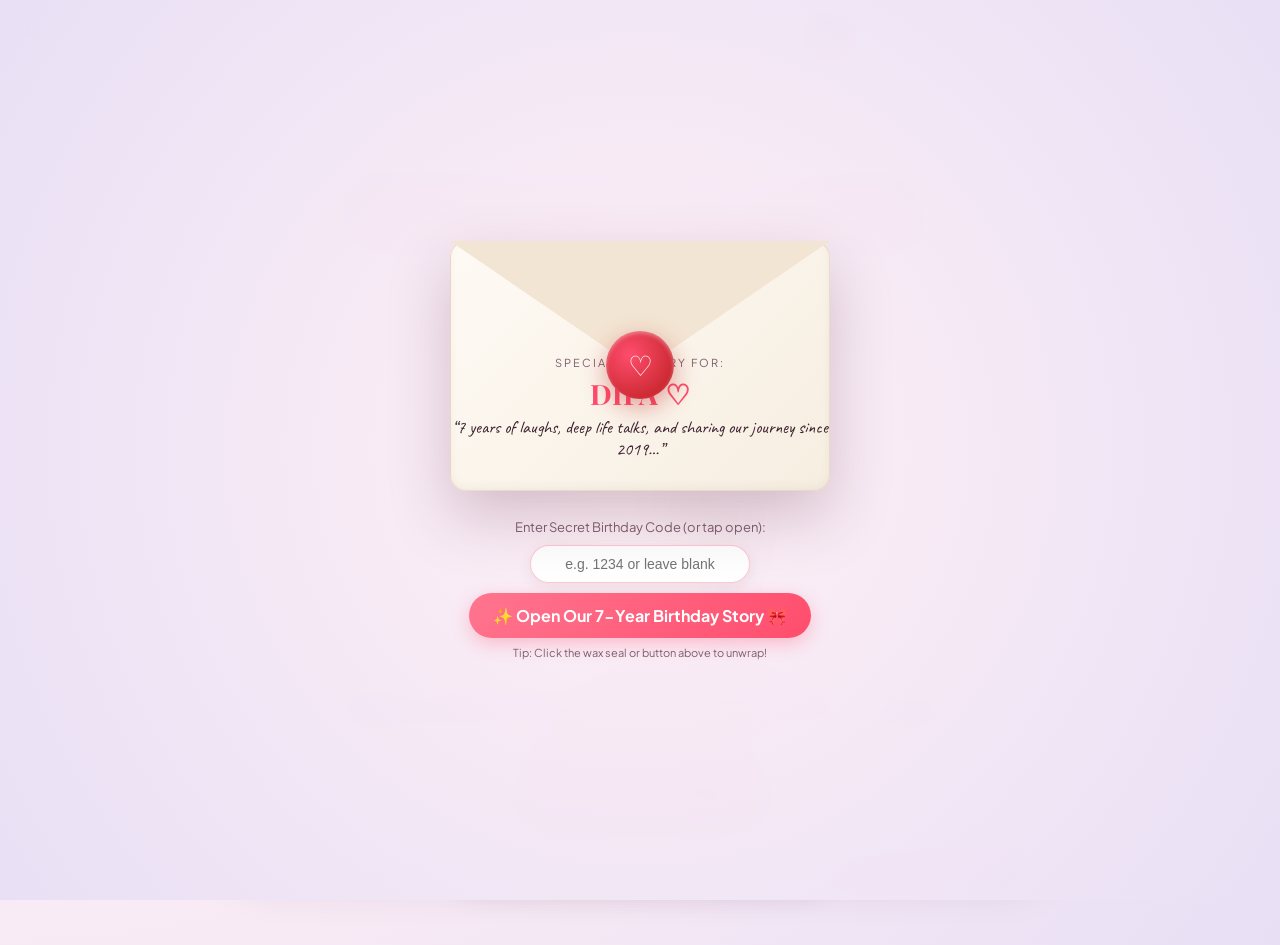
<file: index.html>
<!DOCTYPE html>
<html lang="en">

<head>
  <meta charset="UTF-8">
  <meta name="viewport" content="width=device-width, initial-scale=1.0">
  <title>Happy Birthday, Bestie! ♡ | Your Special Birthday Scrapbook</title>
  <meta name="description"
    content="A cute, aesthetic, interactive birthday scrapbook website made with love for your best friend. Features polaroids, memories, blowable cake candles, and heartfelt letters.">
  <link rel="preconnect" href="https://fonts.googleapis.com">
  <link rel="preconnect" href="https://fonts.gstatic.com" crossorigin>
  <link
    href="https://fonts.googleapis.com/css2?family=Caveat:wght@600;700&family=Playfair+Display:ital,wght@0,600;0,800;1,600&family=Plus+Jakarta+Sans:wght@400;500;600;700&family=Gaegu:wght@700&family=Courier+Prime:wght@400;700&display=swap"
    rel="stylesheet">
  <link rel="stylesheet" href="style.css">
</head>

<body>

  <!-- Ambient Floating Background Particles (Hearts, Sparkles, Stars) -->
  <div class="ambient-particles" id="ambientParticles" aria-hidden="true"></div>

  <!-- Fullscreen Confetti Canvas -->
  <canvas id="confettiCanvas"></canvas>

  <!-- ================= TOP CONTROLS BAR ================= -->
  <nav class="top-bar">
    <div class="top-bar-left">
      <span class="brand-chip">🎀 Birthday Edition • 2026</span>
    </div>

    <div class="top-bar-right">
      <!-- Music Player Widget -->
      <div class="music-pill" id="btnToggleMusic" title="Play / Pause dreamy background music">
        <div class="vinyl-disk" id="vinylDisk">
          <div class="vinyl-center"></div>
        </div>
        <div class="music-info">
          <span class="music-title">Sweet Birthday Chimes</span>
          <span class="music-status" id="musicStatusText">Tap to Play</span>
        </div>
        <button class="music-btn" id="musicPlayBtn" aria-label="Toggle Audio">▶</button>
      </div>

      <!-- Personalize / Edit Button -->
      <button class="icon-btn" id="btnOpenEdit" title="Customize name, message & photos">
        ✏️ <span class="btn-text">Personalize</span>
      </button>

      <!-- Fullscreen / Share Button -->
      <button class="icon-btn" id="btnShare" title="Copy shareable link">
        🔗 <span class="btn-text">Share</span>
      </button>
    </div>
  </nav>

  <!-- ================= UNWRAPPING ENVELOPE / PASSCODE MODAL ================= -->
  <div class="envelope-overlay" id="envelopeOverlay">
    <div class="envelope-modal">
      <div class="envelope-container" id="envelopeContainer">
        <!-- Envelope Flap -->
        <div class="envelope-flap" id="envelopeFlap"></div>
        <!-- Wax Seal -->
        <div class="wax-seal" id="waxSeal" title="Click to open your birthday surprise">
          <span class="wax-seal-icon">♡</span>
        </div>
        <!-- Envelope Body -->
        <div class="envelope-body">
          <div class="envelope-to-label">
            <span class="to-text">Special Delivery for:</span>
            <h2 class="recipient-display-name" id="envelopeName">MY BEST FRIEND OF 7 YEARS ♡</h2>
            <p class="tagline">“7 years of laughs, deep life talks, and sharing our journey since 2019…”</p>
          </div>
        </div>
      </div>

      <div class="envelope-instructions">
        <div class="passcode-box">
          <label for="inputPasscode" class="passcode-label">Enter Secret Birthday Code (or tap open):</label>
          <div class="passcode-input-wrap">
            <input type="password" id="inputPasscode" class="passcode-input" placeholder="e.g. 1234 or leave blank"
              maxlength="8">
            <button class="btn btn-primary btn-open" id="btnOpenEnvelope">
              ✨ Open Our 7-Year Birthday Story 🎀
            </button>
          </div>
          <p class="passcode-hint">Tip: Click the wax seal or button above to unwrap!</p>
        </div>
      </div>
    </div>
  </div>

  <!-- ================= MAIN DIGITAL SCRAPBOOK FLIPBOOK ================= -->
  <main class="scrapbook-viewport">

    <div class="scrapbook-book" id="scrapbookBook">

      <!-- ================= PAGE 1: MAGAZINE COVER ================= -->
      <section class="scrapbook-page page-1 active" data-page="1">
        <div class="page-paper cover-paper">

          <!-- Magazine Top Bar -->
          <div class="cover-header">
            <div class="cover-issue">ISSUE NO. 07 • 7-YEAR BEST FRIEND EDITION (SINCE 2019)</div>
            <div class="cover-price">PRICELESS BOND ♡</div>
          </div>

          <!-- Magazine Masthead -->
          <h1 class="cover-masthead">BIRTHDAY GIRL</h1>
          <p class="cover-submasthead">7 YEARS OF UNCONDITIONAL FRIENDSHIP, LAUGHTER & LIFE LESSONS</p>

          <div class="cover-hero-wrap">
            <!-- Decorative Washi Tape -->
            <div class="washi-tape tape-top-left"></div>
            <div class="washi-tape tape-top-right"></div>

            <!-- Hero Photo: Replaced glowing light photo with new B&W hair-flip photo -->
            <div class="cover-photo-frame">
              <img src="assets/friend_cover_bw.jpg" alt="Birthday Girl Cover" class="cover-photo" id="imgCoverHero">
              <div class="photo-glow-halo"></div>
            </div>

            <!-- Floating Magazine Badges & Cutouts -->
            <div class="cover-badge badge-1">
              <span>✨ 7 YEARS OF FRIENDSHIP</span>
            </div>
            <div class="cover-badge badge-2">
              <span>👑 PARTNER IN CRIME & BESTIE</span>
            </div>
            <div class="cover-badge badge-3">
              <span>🔒 KEEPER OF MY SECRETS & HABITS</span>
            </div>
          </div>

          <!-- Bottom Cover Headlines -->
          <div class="cover-footer">
            <div class="cover-headline-main">
              <span class="cover-star">★</span>
              <span>SPECIAL FEATURE: 7 years of celebrating every success, overcoming struggles & endless laughter since 2019!</span>
              <span class="cover-star">★</span>
            </div>
            <button class="btn btn-primary btn-turn-cover" id="btnStartScrapbook">
              Open Scrapbook ➔
            </button>
          </div>

        </div>
      </section>

      <!-- ================= PAGE 2: POLAROID MEMORY SPREAD ================= -->
      <section class="scrapbook-page page-2" data-page="2">
        <div class="page-paper polaroid-paper">

          <div class="scrapbook-ribbon-title">
            <span class="ribbon-text">7 YEARS OF UNFILTERED US (SINCE 2019) ♡</span>
          </div>

          <p class="section-subtitle">“My success, my struggles, my crazy habits… you’ve always stood by me.”</p>

          <div class="polaroid-grid polaroid-grid-3">

            <!-- Polaroid 1: Lake Day -->
            <div class="polaroid-card polaroid-tilt-left" id="cardLake">
              <div class="washi-tape tape-center"></div>
              <div class="polaroid-img-wrap">
                <img src="assets/friend_lake.jpg" alt="Sunny Day Outdoors" class="polaroid-img" id="imgLake">
              </div>
              <div class="polaroid-caption">sunny days & that infectious smile 🌊 ♡</div>
              <div class="stamp-chip stamp-chip-blue">SINCE 2019</div>
            </div>

            <!-- Polaroid 2: B&W Laughing Candid -->
            <div class="polaroid-card" id="cardBw">
              <div class="paper-clip clip-top-right"></div>
              <div class="polaroid-img-wrap">
                <img src="assets/friend_bw_smile.jpg" alt="That radiant laugh" class="polaroid-img" id="imgBwSmile">
              </div>
              <div class="polaroid-caption">the laugh that brightens up my whole week ✨</div>
              <div class="stamp-chip stamp-chip-pink">PURE JOY</div>
            </div>

            <!-- Polaroid 3: Brown Dress on Grass -->
            <div class="polaroid-card polaroid-tilt-right" id="cardBrownDress">
              <div class="washi-tape tape-top-right-slanted"></div>
              <div class="polaroid-img-wrap">
                <img src="assets/friend_brown_dress.jpg" alt="Radiant smile in brown dress" class="polaroid-img"
                  id="imgBrownDress">
              </div>
              <div class="polaroid-caption">my safe place & lifelong confidante 🌿 ♡</div>
              <div class="stamp-chip stamp-chip-blue">BESTIE</div>
            </div>

          </div>

          <!-- Cute Doodled Scrapbook Elements -->
          <div class="doodle-row">
            <div class="torn-note-scrap">
              <p>📌 <em>Note to self:</em> Back in 2019, life blessed me with a true best friend. The first person I call
                with good news, the one who listens to all my rants, and the truest friend anyone could ask for!</p>
            </div>
            <div class="sticker-flower">🌸</div>
            <div class="sticker-sparkle">✨</div>
          </div>

        </div>
      </section>

      <!-- ================= PAGE 3: THE ERA OF YOU (STYLE & TIMELESS GRACE) ================= -->
      <section class="scrapbook-page page-3" data-page="3">
        <div class="page-paper style-grace-paper">

          <div class="scrapbook-ribbon-title ribbon-purple">
            <span class="ribbon-text">THE ERA OF YOU • GORGEOUS, RADIANT & KIND 🎀</span>
          </div>

          <p class="section-subtitle">“Thriving, glowing, and being an absolute inspiration every single year! ✨”</p>

          <div class="editorial-spread">

            <!-- Editorial Card 1: Classical Pillars & Trench Coat -->
            <div class="editorial-card polaroid-tilt-left" id="cardTrenchCoat">
              <div class="washi-tape tape-top-left-slanted"></div>
              <div class="editorial-img-wrap">
                <img src="assets/friend_trench_coat.jpg" alt="Effortlessly chic by pillars" class="editorial-img"
                  id="imgTrenchCoat">
              </div>
              <div class="editorial-caption">effortlessly chic, timelessly stunning 🏛️ ✨</div>
              <div class="stamp-chip stamp-chip-pink">ICONIC</div>
            </div>

            <!-- Editorial Card 2: Brick Stairs & Flowers -->
            <div class="editorial-card polaroid-tilt-right" id="cardBrickStairs">
              <div class="washi-tape tape-top-right-slanted"></div>
              <div class="editorial-img-wrap">
                <img src="assets/friend_brick_stairs.jpg" alt="Grace and blooming joy" class="editorial-img"
                  id="imgBrickStairs">
              </div>
              <div class="editorial-caption">poise, grace & blooming happiness 🌸 👠</div>
              <div class="stamp-chip stamp-chip-blue">ELEGANCE</div>
            </div>

          </div>

          <!-- Elegant Editorial Scrapbook Quotes & Stickers -->
          <div class="editorial-quote-row">
            <div class="editorial-quote-card">
              <p class="quote-text">“True beauty is when someone has a golden heart to match their radiant smile.”</p>
              <p class="quote-author">— your proud best friend of 7 years ♡</p>
            </div>
            <div class="editorial-mini-badge">
              <span>💎 7 YEARS OF GENUINE FRIENDSHIP</span>
            </div>
          </div>

        </div>
      </section>

      <!-- ================= PAGE 4: THE RANSOM-NOTE BIRTHDAY COLLAGE (EXACT REEL MATCH) ================= -->
      <section class="scrapbook-page page-4" data-page="4">
        <div class="page-paper striped-pink-paper">

          <!-- Scrapbook Header Cutout Typography -->
          <div class="ransom-container" aria-label="HAPPY BIRTHDAY">
            <div class="ransom-word">
              <span class="ransom-letter l-h">H</span>
              <span class="ransom-letter l-a">A</span>
              <span class="ransom-letter l-p1">P</span>
              <span class="ransom-letter l-p2">P</span>
              <span class="ransom-letter l-y">Y</span>
            </div>
            <div class="ransom-word">
              <span class="ransom-letter l-b">B</span>
              <span class="ransom-letter l-i">I</span>
              <span class="ransom-letter l-r">R</span>
              <span class="ransom-letter l-t">T</span>
              <span class="ransom-letter l-h2">H</span>
              <span class="ransom-letter l-d">D</span>
              <span class="ransom-letter l-a2">A</span>
              <span class="ransom-letter l-y2">Y</span>
            </div>
          </div>

          <!-- Collage Canvas Area -->
          <div class="scrapbook-collage-area">

            <!-- Strawberry Sticker -->
            <div class="scrapbook-sticker sticker-strawberry" title="Sweet like a strawberry">
              🍓
            </div>

            <!-- Retro Camera Sticker -->
            <div class="scrapbook-sticker sticker-camera" title="Capturing sweet moments">
              📷
            </div>

            <!-- Glitter Star Sticker -->
            <div class="scrapbook-sticker sticker-star" title="You're a star">
              ⭐
            </div>

            <!-- Dimensional Red Heart -->
            <div class="scrapbook-sticker sticker-red-heart">
              ❤️
            </div>

            <!-- Doodle Ribbon Bow -->
            <div class="scrapbook-sticker sticker-bow">
              🎀
            </div>

            <!-- Cute Scrapbook Torn Quotes (from reel!) -->
            <div class="quote-scrap quote-1">
              <span>“7 years of memories and a lifetime of friendship to go! ♡”</span>
            </div>

            <div class="quote-scrap quote-2">
              <span>“Sharing every success, every lesson, and all our crazy stories.” ✨</span>
            </div>

            <div class="quote-scrap quote-3">
              <span>“Having a best friend like you is life’s sweetest blessing.” 🧸</span>
            </div>

            <!-- Polaroid Photo 1: Saree Portrait -->
            <div class="collage-polaroid polaroid-saree">
              <div class="washi-tape tape-top-right-slanted"></div>
              <div class="collage-polaroid-inner">
                <img src="assets/friend_saree.jpg" alt="Graceful portrait" id="imgCollageSaree">
              </div>
              <div class="collage-caption">that timeless grace & warmth 🌸</div>
            </div>

            <!-- Polaroid Photo 2: Sunset Open Arms -->
            <div class="collage-polaroid polaroid-sunset">
              <div class="washi-tape tape-top-left-slanted"></div>
              <div class="collage-polaroid-inner">
                <img src="assets/friend_sunset.jpg" alt="Sunset in water" id="imgCollageSunset">
              </div>
              <div class="collage-caption">golden hours & 7 years of memories 🌅</div>
            </div>

          </div>

        </div>
      </section>

      <!-- ================= PAGE 5: INTERACTIVE BIRTHDAY CAKE ================= -->
      <section class="scrapbook-page page-5" data-page="5">
        <div class="page-paper bakery-paper">

          <div class="bakery-header">
            <h2 class="bakery-title">MAKE A 7-YEAR WISH & BLOW THE CANDLES! 🎂</h2>
            <p class="bakery-desc" id="candlePromptText">
              ✨ Close your eyes, make a wish celebrating our 7 years of friendship since 2019, then <strong>click the
                candles</strong> to blow them out!
            </p>
          </div>

          <!-- Interactive Cake Stage -->
          <div class="cake-stage" id="cakeStage">

            <div class="cake-container" id="cakeContainer" title="Click to blow out the candles!">
              <!-- Glowing Candles with Animated Flames -->
              <div class="candles-rack">
                <div class="candle candle-1">
                  <div class="flame" id="flame1"></div>
                  <div class="smoke" id="smoke1"></div>
                  <div class="candle-stick"></div>
                </div>
                <div class="candle candle-2">
                  <div class="flame" id="flame2"></div>
                  <div class="smoke" id="smoke2"></div>
                  <div class="candle-stick"></div>
                </div>
                <div class="candle candle-3">
                  <div class="flame" id="flame3"></div>
                  <div class="smoke" id="smoke3"></div>
                  <div class="candle-stick"></div>
                </div>
              </div>

              <!-- Cake Illustration Layers -->
              <div class="cake-tier tier-top">
                <div class="frosting-drips"></div>
                <div class="cherries-row">🍒 🍓 🍒</div>
              </div>
              <div class="cake-tier tier-middle">
                <div class="frosting-stripes"></div>
              </div>
              <div class="cake-tier tier-bottom">
                <div class="bottom-piping"></div>
              </div>
              <div class="cake-plate"></div>
            </div>

            <!-- Blow Button -->
            <div class="cake-actions">
              <button class="btn btn-celebrate" id="btnBlowCandles">
                💨 Blow Out Candles! 🎂
              </button>
            </div>

            <!-- Wish Granted Banner (Revealed after blowing candles) -->
            <div class="wish-granted-banner" id="wishGrantedBanner" style="display: none;">
              <div class="wish-sparkles">🎉 ✨ 🎂 🎀 💖</div>
              <h3 class="wish-title">WISH GRANTED!</h3>
              <p class="wish-text">May this year bring you boundless happiness, peace, success, and all the love you deserve! Here's to 7 years since 2019 and a lifetime to go! 🎉 ♡</p>
              <button class="btn btn-secondary btn-relight" id="btnRelightCandles">
                🕯️ Relight & Make Another Wish
              </button>
            </div>

          </div>

        </div>
      </section>

      <!-- ================= PAGE 6: HEARTFELT LETTER FROM BEST FRIEND ================= -->
      <section class="scrapbook-page page-6" data-page="6">
        <div class="page-paper letter-paper">

          <div class="letter-stationery">
            <div class="letter-stamp">
              <span>SPECIAL DELIVERY</span>
              <span>SINCE 2019 • 7 YEARS ♡</span>
            </div>

            <div class="letter-salutation">
              Dearest <span id="letterRecipientName">Dipa</span>,
            </div>

            <!-- Side-by-side layout: Letter text on left, Polaroid on right, ZERO OVERLAP -->
            <div class="letter-content-layout">
              <div class="letter-body" id="letterBodyContent">
                <p>Happy 7th Birthday to our friendship, and the happiest birthday to YOU! ♡</p>

                <p>Seven years. Since 2019, you’ve been my favorite person to share this life with. When I look back at the past seven years, every major milestone in my life has had your support behind it. Whenever I achieved something great, you were the very first person I wanted to share my success with. And whenever life got heavy or painful, you were always the safe, judgment-free space where I could vent, recharge, and be completely myself.</p>

                <p>You know all my weird habits, all my quirks, all my dreams, and you’ve always stood by me as my biggest cheerleader. You bring so much positivity, laughter, and kindness into this world, and I’m so happy seeing you thrive, loved, and smiling.</p>

                <p>Thank you for seven years of genuine, loyal friendship. You aren't just a great friend—you are family. I hope this new year brings you everything you've ever wished for: boundless joy, peace, success, and all the happiness in the world.</p>
              </div>

              <!-- Pinned Polaroid on Letter - Side-by-side with text -->
              <div class="letter-polaroid">
                <div class="washi-tape tape-slanted-pink"></div>
                <img src="assets/friend_bw_smile.jpg" alt="Always smiling" id="imgLetterPolaroid">
                <span class="letter-polaroid-tag">since 2019 • 7 years ✨</span>
              </div>
            </div>

            <div class="letter-signoff">
              <p class="closing">Always in your corner,</p>
              <p class="signature">Your Best Friend Since 2019 ♡</p>
            </div>

          </div>

        </div>
      </section>

      <!-- ================= PAGE 7: FRIENDSHIP VOUCHERS & COUPONS ================= -->
      <section class="scrapbook-page page-7" data-page="7">
        <div class="page-paper coupons-paper">

          <div class="coupons-header">
            <h2 class="coupons-title">🎟️ 7-YEAR BEST FRIEND VOUCHERS</h2>
            <p class="coupons-subtitle">Click any voucher to redeem your birthday gifts!</p>
          </div>

          <div class="coupons-grid">

            <!-- Coupon 1 -->
            <div class="coupon-card" data-coupon="1">
              <div class="coupon-cutout-left"></div>
              <div class="coupon-cutout-right"></div>
              <div class="coupon-icon">☕</div>
              <div class="coupon-details">
                <h4 class="coupon-name">Coffee & Life Catch-Up Date</h4>
                <p class="coupon-desc">Unlimited treats on me while we catch up on work, life, and everything new.</p>
                <span class="coupon-meta">Valid 24/7 • 7-Year Friendship Pass (Since 2019)</span>
              </div>
              <button class="btn-redeem" title="Redeem this voucher">Claim Voucher</button>
              <div class="redeemed-stamp">REDEEMED ♡</div>
            </div>

            <!-- Coupon 2 -->
            <div class="coupon-card" data-coupon="2">
              <div class="coupon-cutout-left"></div>
              <div class="coupon-cutout-right"></div>
              <div class="coupon-icon">📞</div>
              <div class="coupon-details">
                <h4 class="coupon-name">2:00 AM Vent & Advice Session</h4>
                <p class="coupon-desc">A listening ear, solid advice, and zero judgment for any tough day.</p>
                <span class="coupon-meta">Expires: Never • Rain or Shine</span>
              </div>
              <button class="btn-redeem" title="Redeem this voucher">Claim Voucher</button>
              <div class="redeemed-stamp">REDEEMED ♡</div>
            </div>

            <!-- Coupon 3 -->
            <div class="coupon-card" data-coupon="3">
              <div class="coupon-cutout-left"></div>
              <div class="coupon-cutout-right"></div>
              <div class="coupon-icon">🎉</div>
              <div class="coupon-details">
                <h4 class="coupon-name">Big Milestone Celebration</h4>
                <p class="coupon-desc">Celebrating your next big accomplishment with your favorite food on me!</p>
                <span class="coupon-meta">Ready whenever you crush a goal</span>
              </div>
              <button class="btn-redeem" title="Redeem this voucher">Claim Voucher</button>
              <div class="redeemed-stamp">REDEEMED ♡</div>
            </div>

            <!-- Coupon 4 -->
            <div class="coupon-card" data-coupon="4">
              <div class="coupon-cutout-left"></div>
              <div class="coupon-cutout-right"></div>
              <div class="coupon-icon">🤝</div>
              <div class="coupon-details">
                <h4 class="coupon-name">Unconditional Bestie Support</h4>
                <p class="coupon-desc">Always in your corner through every triumph, challenge, and new chapter.</p>
                <span class="coupon-meta">Lifetime Guarantee • 7 Years & Forever ♡</span>
              </div>
              <button class="btn-redeem" title="Redeem this voucher">Claim Voucher</button>
              <div class="redeemed-stamp">REDEEMED ♡</div>
            </div>

          </div>

          <!-- Final Signoff Footer -->
          <div class="final-signoff-card">
            <h3>HAPPY BIRTHDAY TO A WONDERFUL BEST FRIEND! 🎀</h3>
            <p>7 years of unforgettable memories since 2019, and a whole lifetime of friendship to go.</p>
            <button class="btn btn-primary" id="btnRestartBook">↺ Start From Beginning</button>
          </div>

        </div>
      </section>

    </div>

  </main>

  <!-- ================= BOTTOM NAVIGATION DOCK ================= -->
  <footer class="bottom-dock">
    <button class="dock-nav-btn" id="btnPrevPage" aria-label="Previous Page">
      ‹ Prev
    </button>

    <div class="page-dots-wrap" id="pageDotsWrap">
      <span class="page-dot active" data-goto="1" title="Page 1: Magazine Cover"></span>
      <span class="page-dot" data-goto="2" title="Page 2: Sweetest Memories"></span>
      <span class="page-dot" data-goto="3" title="Page 3: Style & Grace"></span>
      <span class="page-dot" data-goto="4" title="Page 4: Happy Birthday Collage"></span>
      <span class="page-dot" data-goto="5" title="Page 5: Birthday Cake"></span>
      <span class="page-dot" data-goto="6" title="Page 6: Birthday Letter"></span>
      <span class="page-dot" data-goto="7" title="Page 7: Gift Vouchers"></span>
    </div>

    <div class="page-counter" id="pageCounterText">1 / 7</div>

    <button class="dock-nav-btn" id="btnNextPage" aria-label="Next Page">
      Next ›
    </button>
  </footer>

  <!-- ================= EDIT / PERSONALIZE MODAL ================= -->
  <div class="modal-backdrop" id="editModal" style="display: none;">
    <div class="modal-content">
      <div class="modal-header">
        <h3 class="modal-title">💌 Personalize Birthday Scrapbook</h3>
        <button class="modal-close" id="btnCloseEdit">&times;</button>
      </div>

      <div class="modal-body">
        <div class="form-group">
          <label class="form-label" for="editFriendName">Best Friend's Name:</label>
          <input type="text" id="editFriendName" class="form-input" value="EMMA">
        </div>

        <div class="form-group">
          <label class="form-label" for="editPasscode">Secret Passcode (Optional):</label>
          <input type="text" id="editPasscode" class="form-input" placeholder="Leave empty for no passcode">
        </div>

        <div class="form-group">
          <label class="form-label" for="editLetter">Personal Birthday Letter:</label>
          <textarea id="editLetter" class="form-textarea" rows="6"></textarea>
        </div>

        <div class="form-group">
          <label class="form-label" for="editAudioPreset">Background Music:</label>
          <select id="editAudioPreset" class="form-select">
            <option value="music_box" selected>✨ Sweet Music Box & Chimes</option>
            <option value="lofi_piano">🎹 Lofi Sunset Piano</option>
            <option value="celeste_harp">🌟 Sparkle Celeste & Harp</option>
          </select>
        </div>
      </div>

      <div class="modal-footer">
        <button class="btn btn-secondary" id="btnCancelEdit">Cancel</button>
        <button class="btn btn-primary" id="btnSaveEdit">Save Changes ✨</button>
      </div>
    </div>
  </div>

  <!-- Background Music Audio Element -->
  <audio id="bgMusicAudio" loop preload="auto" src="assets/happy_birthday_song.mp3"></audio>

  <!-- Audio Synthesizer Engine -->
  <script src="audio.js"></script>
  <!-- Application Controller -->
  <script src="app.js"></script>
</body>

</html>
</file>
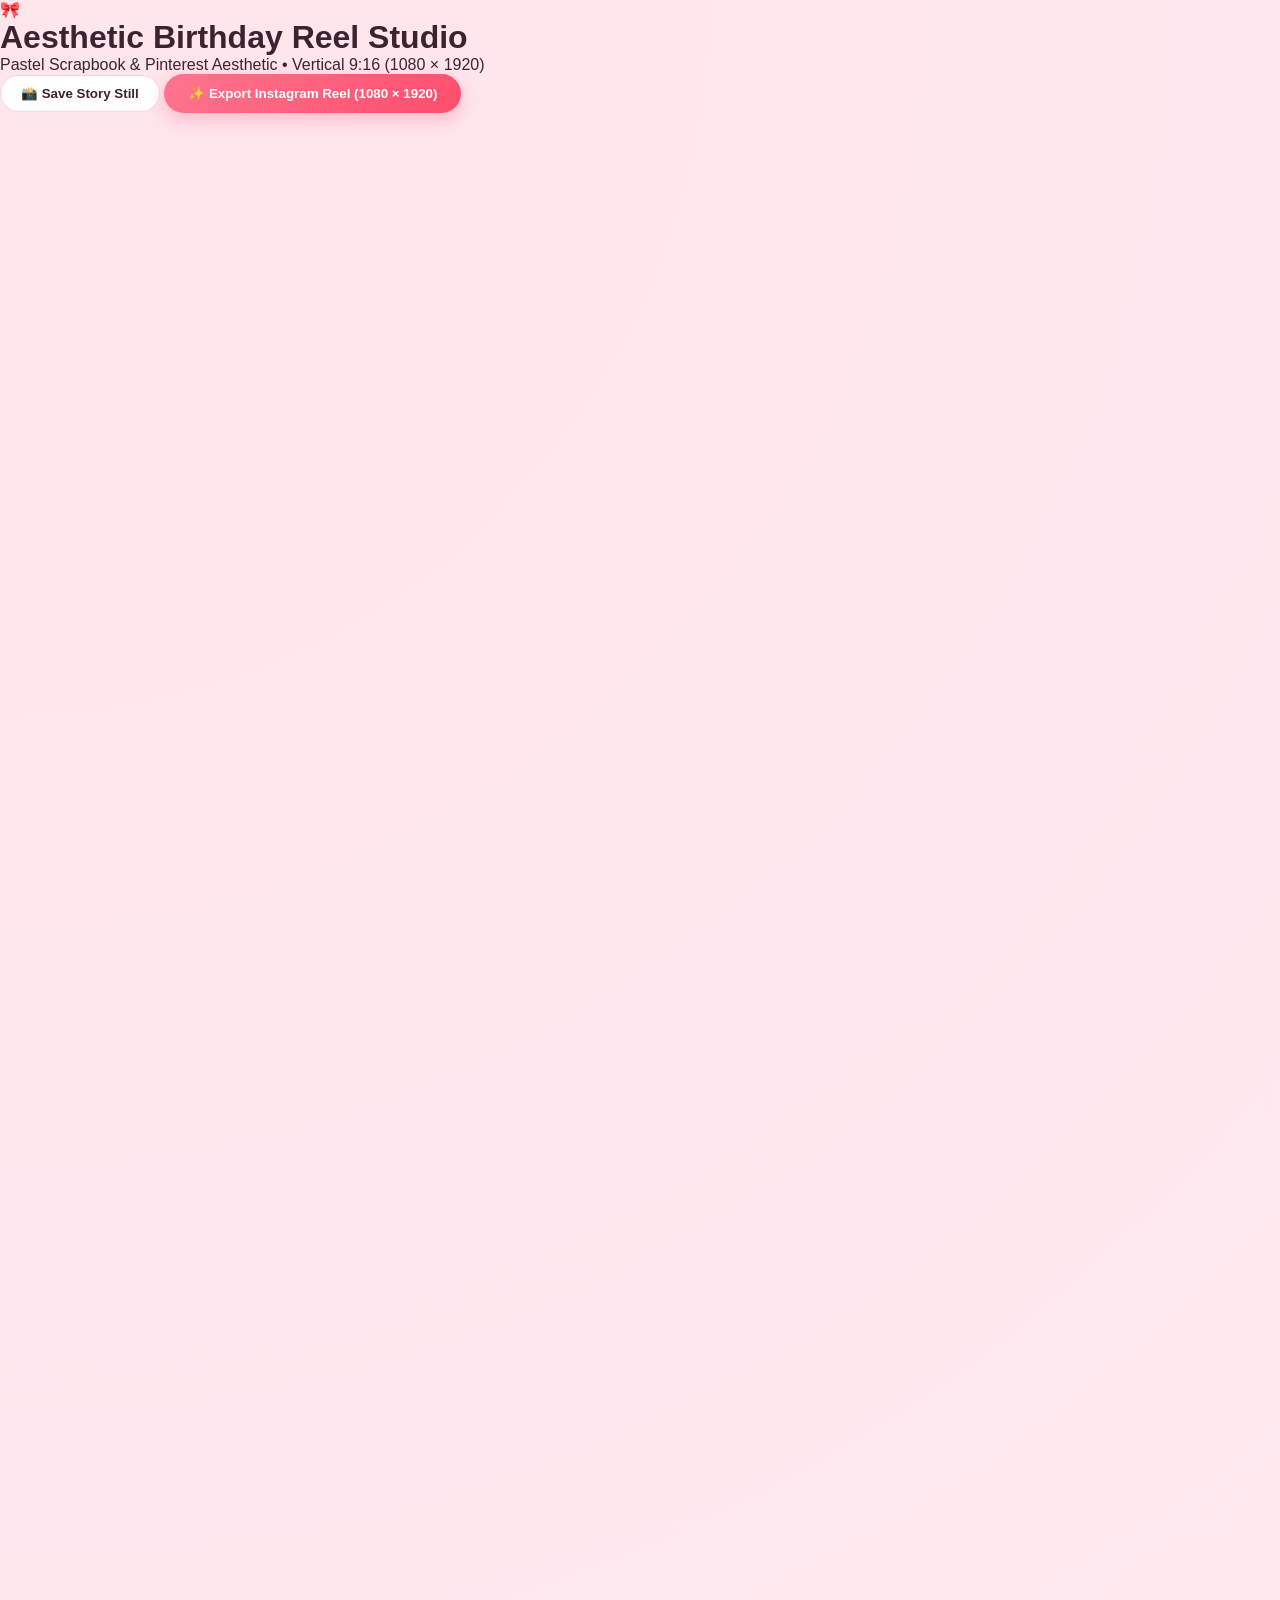
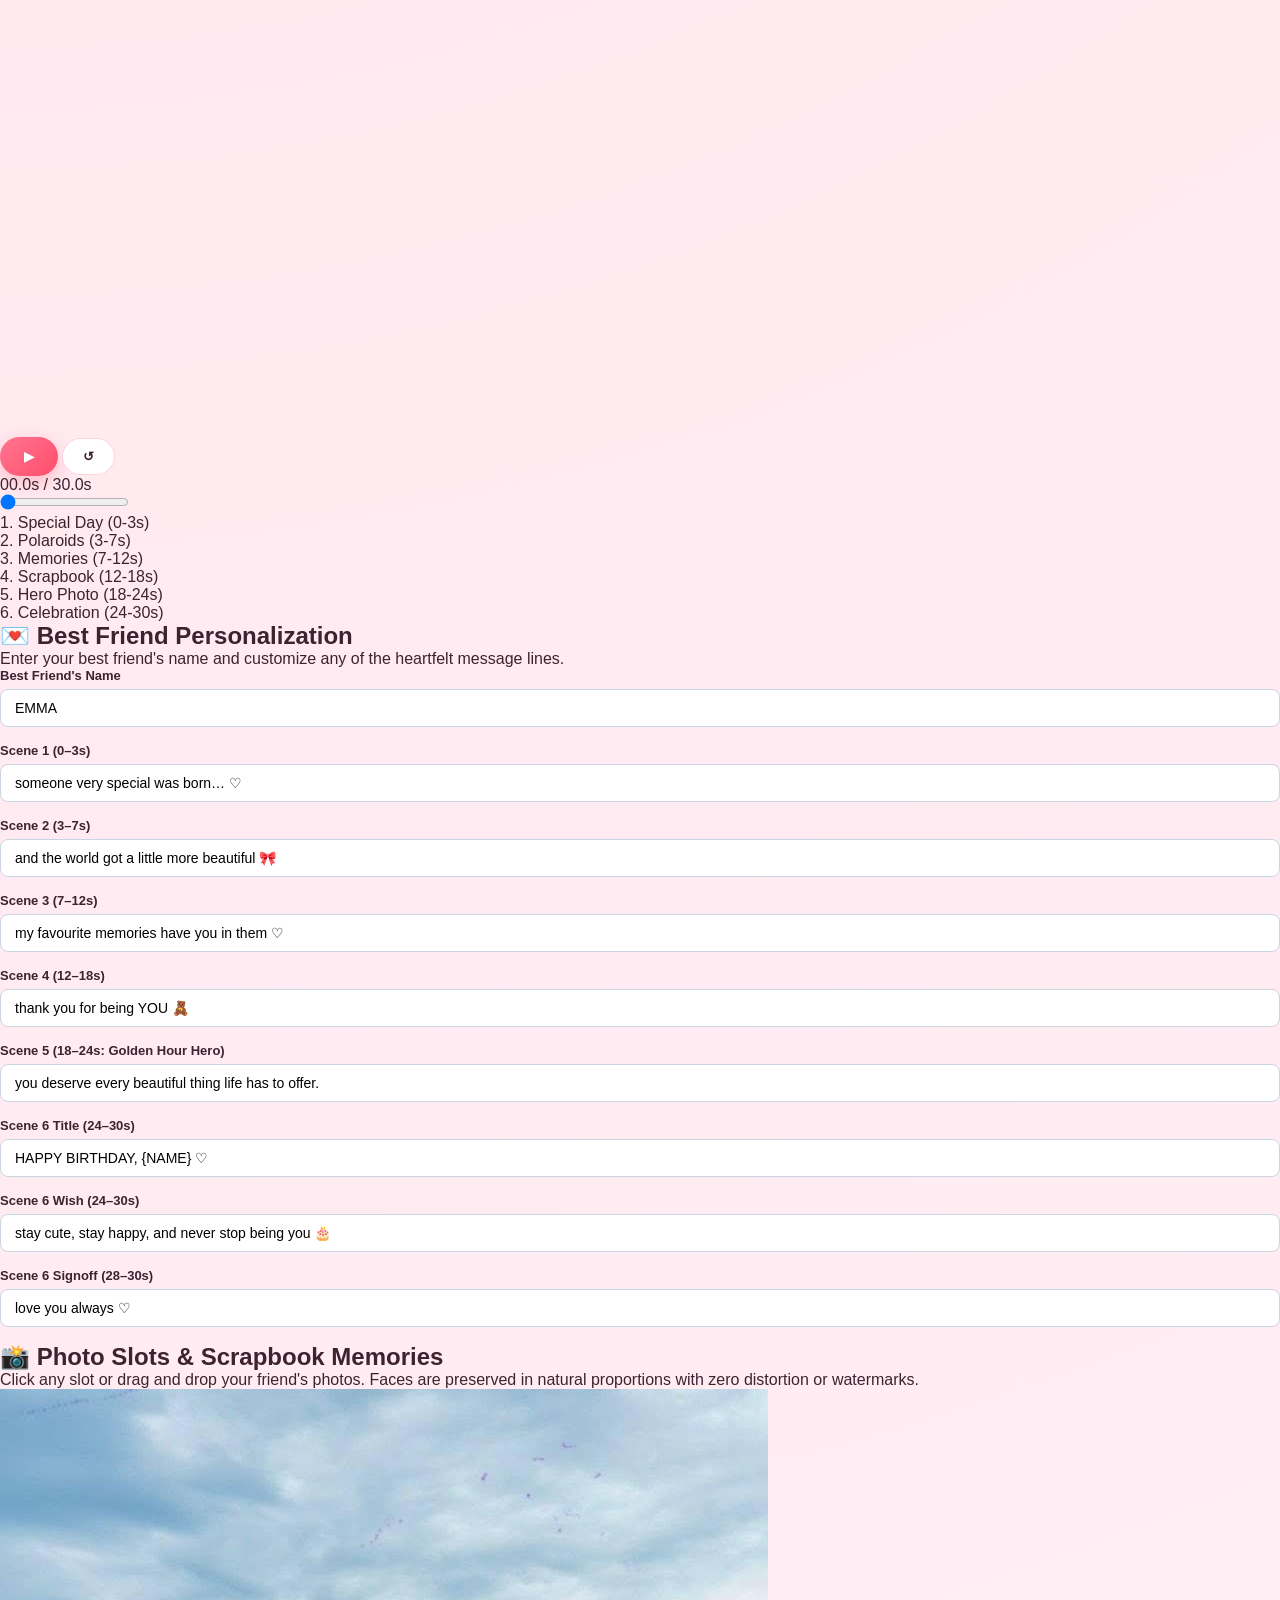
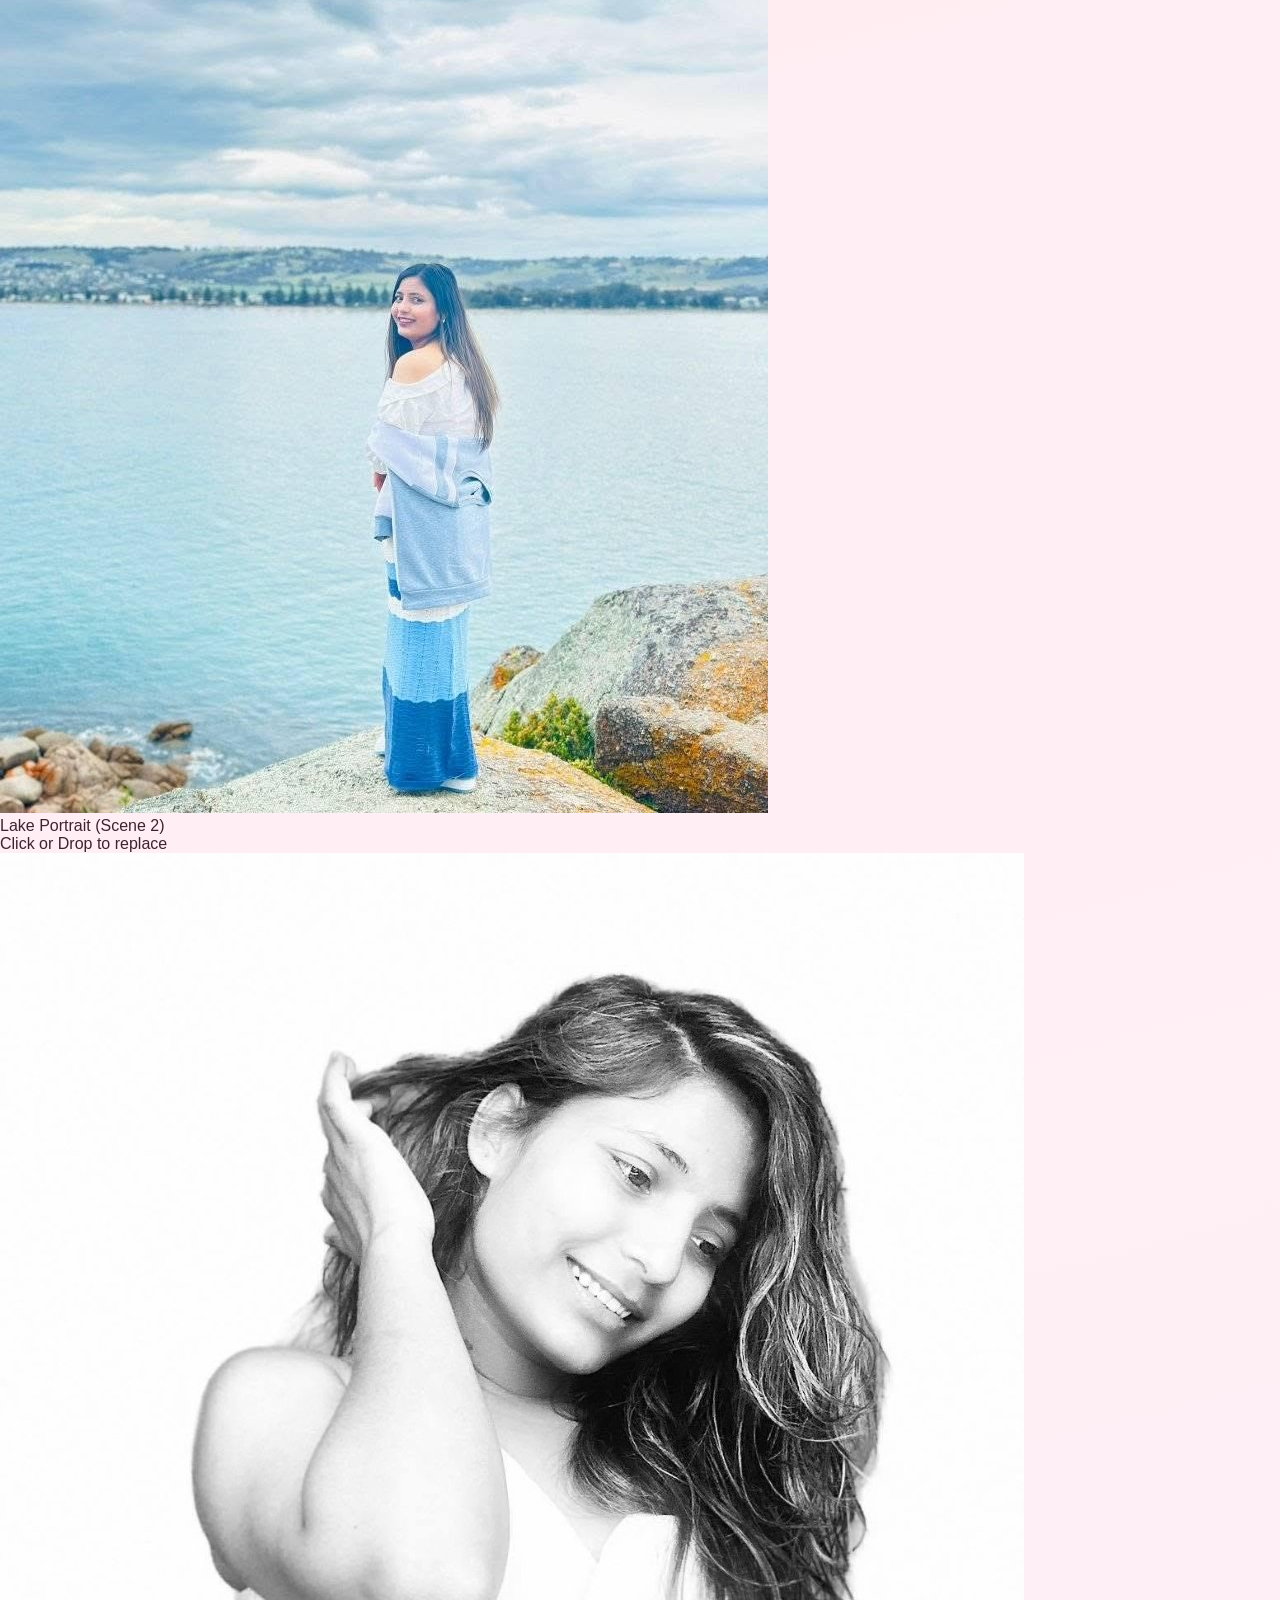
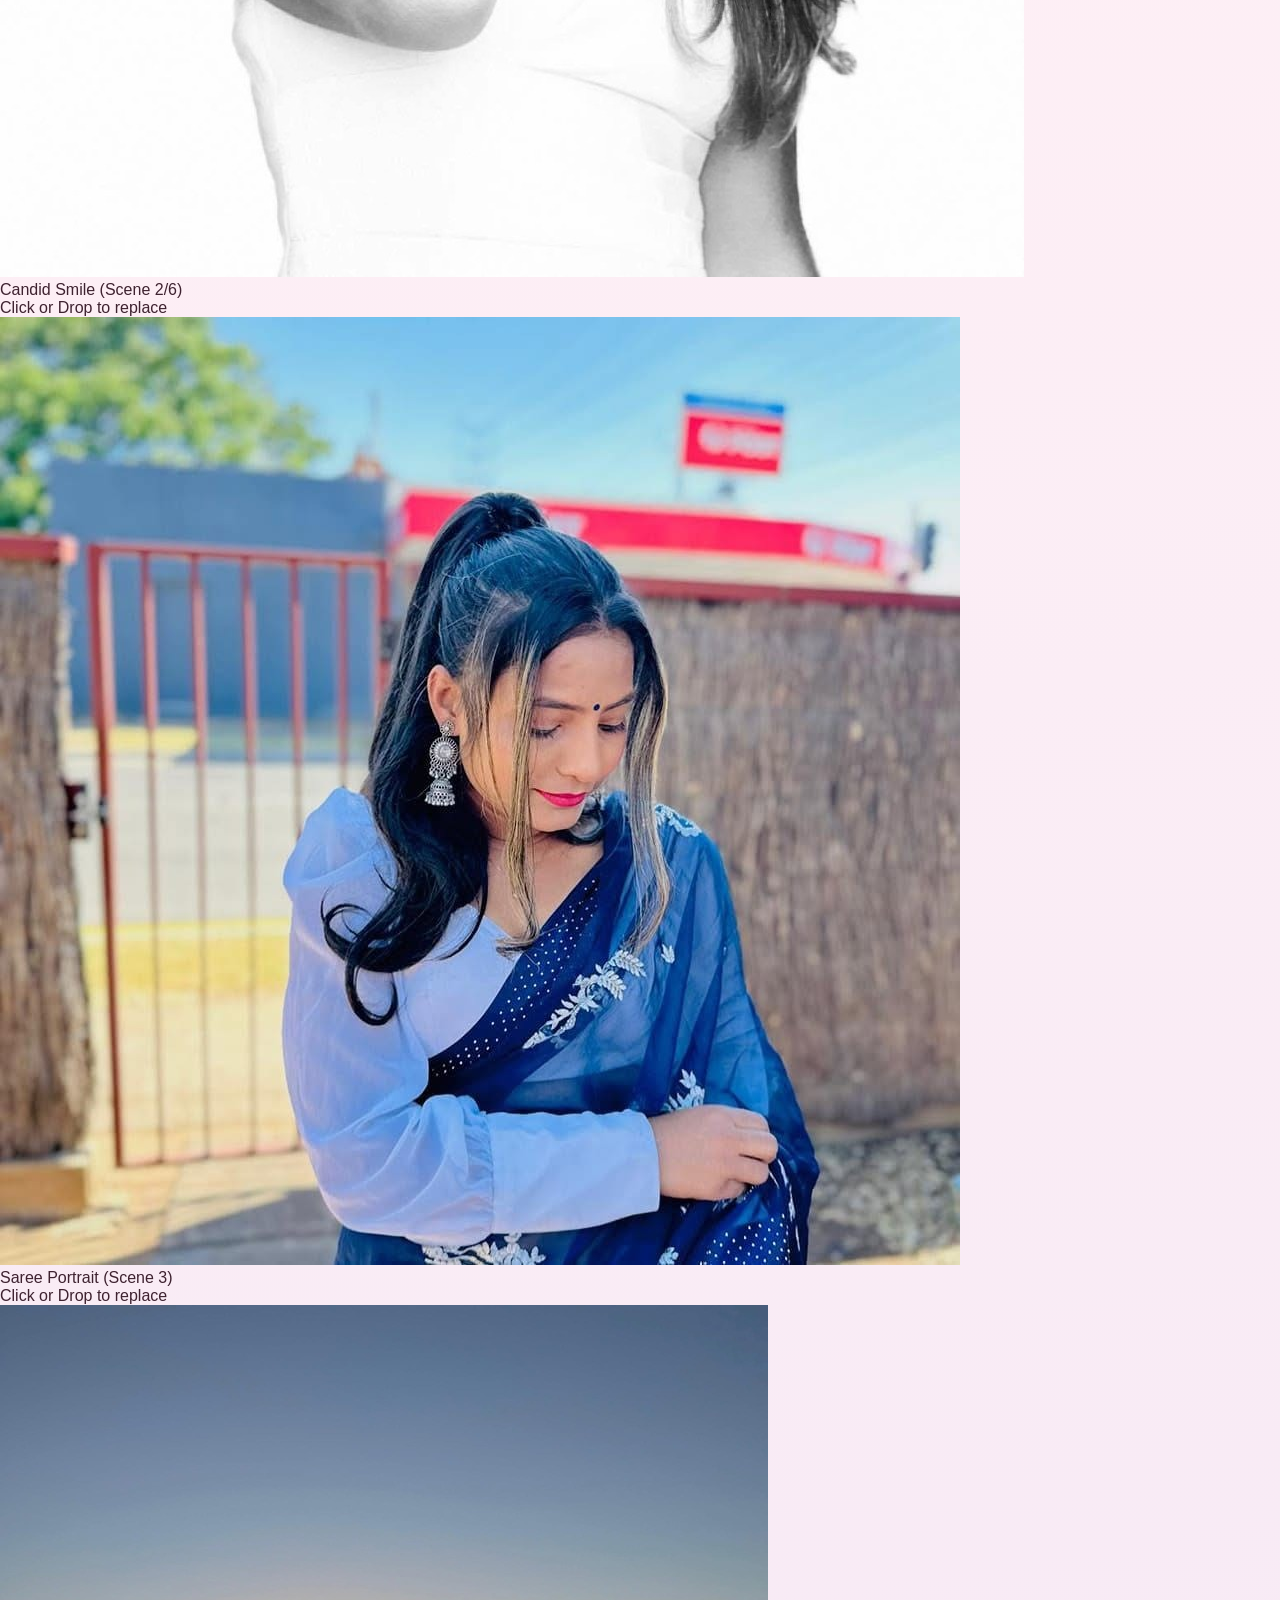
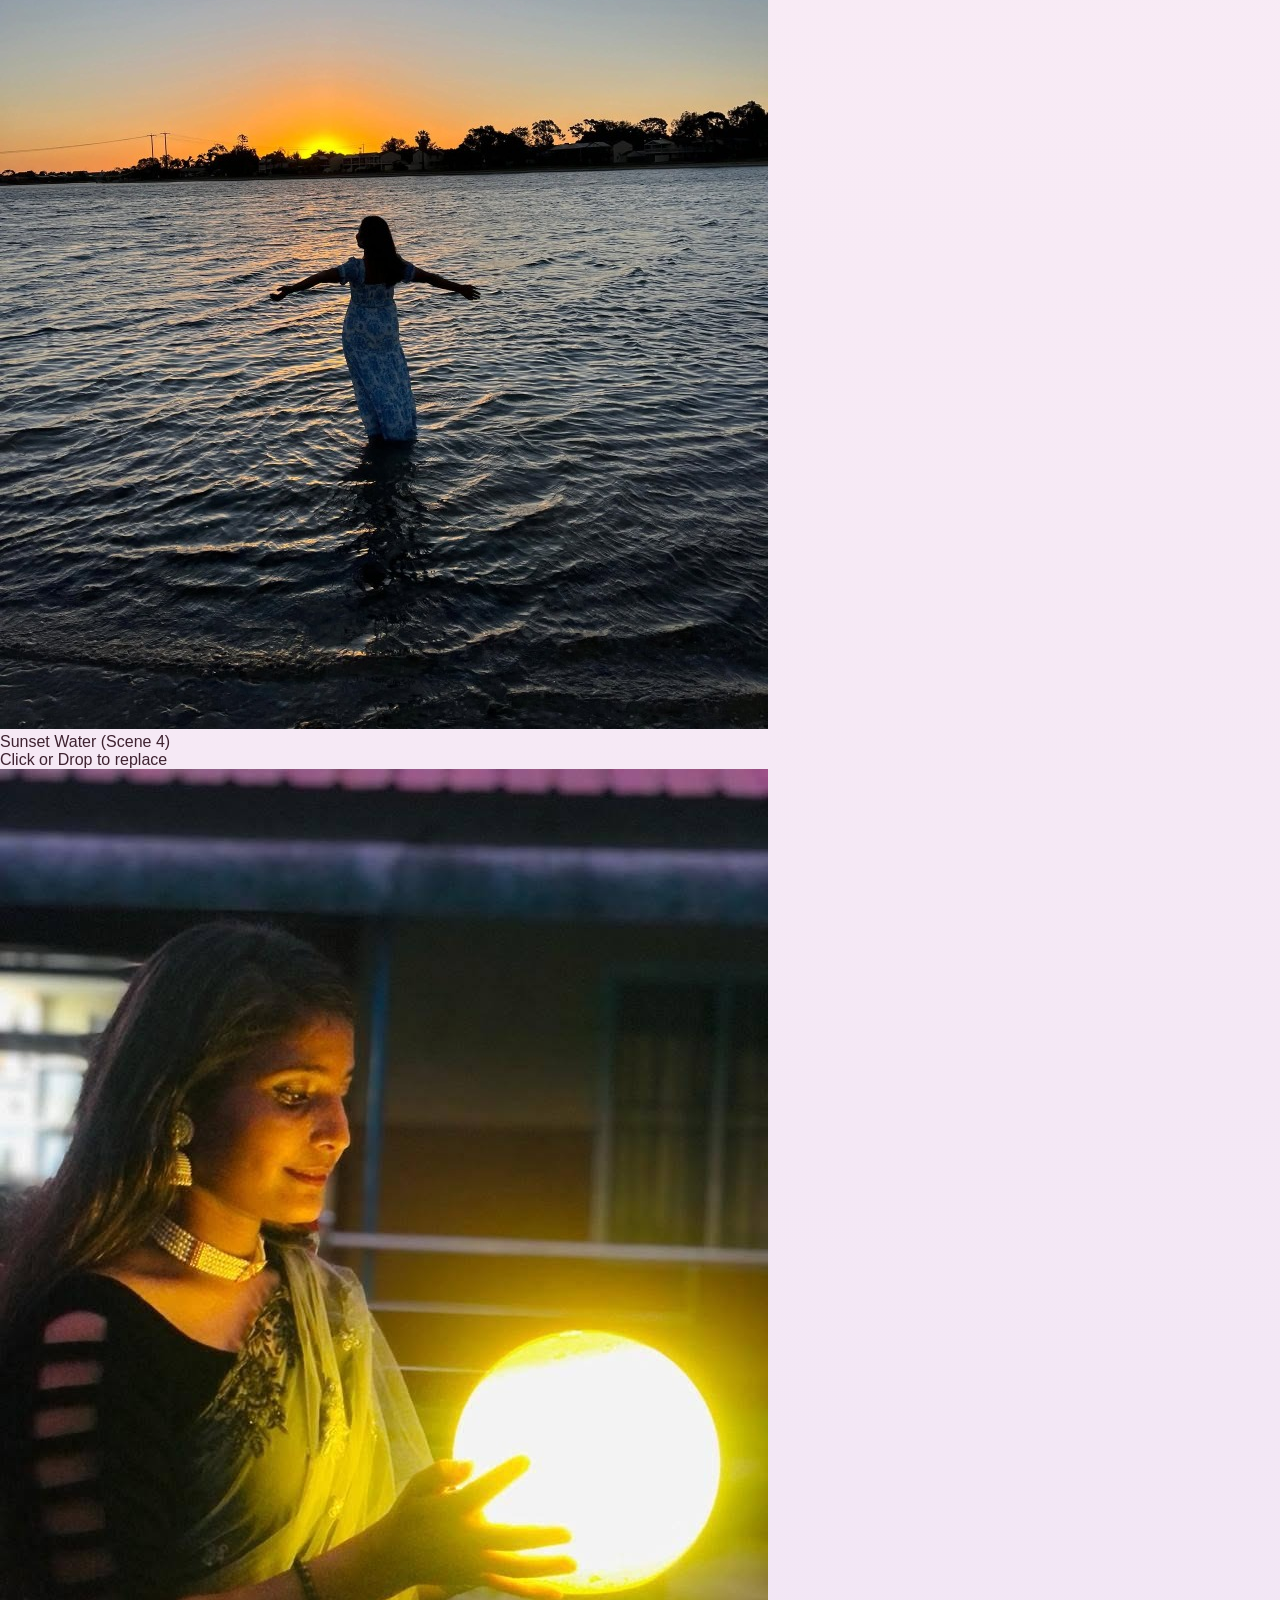
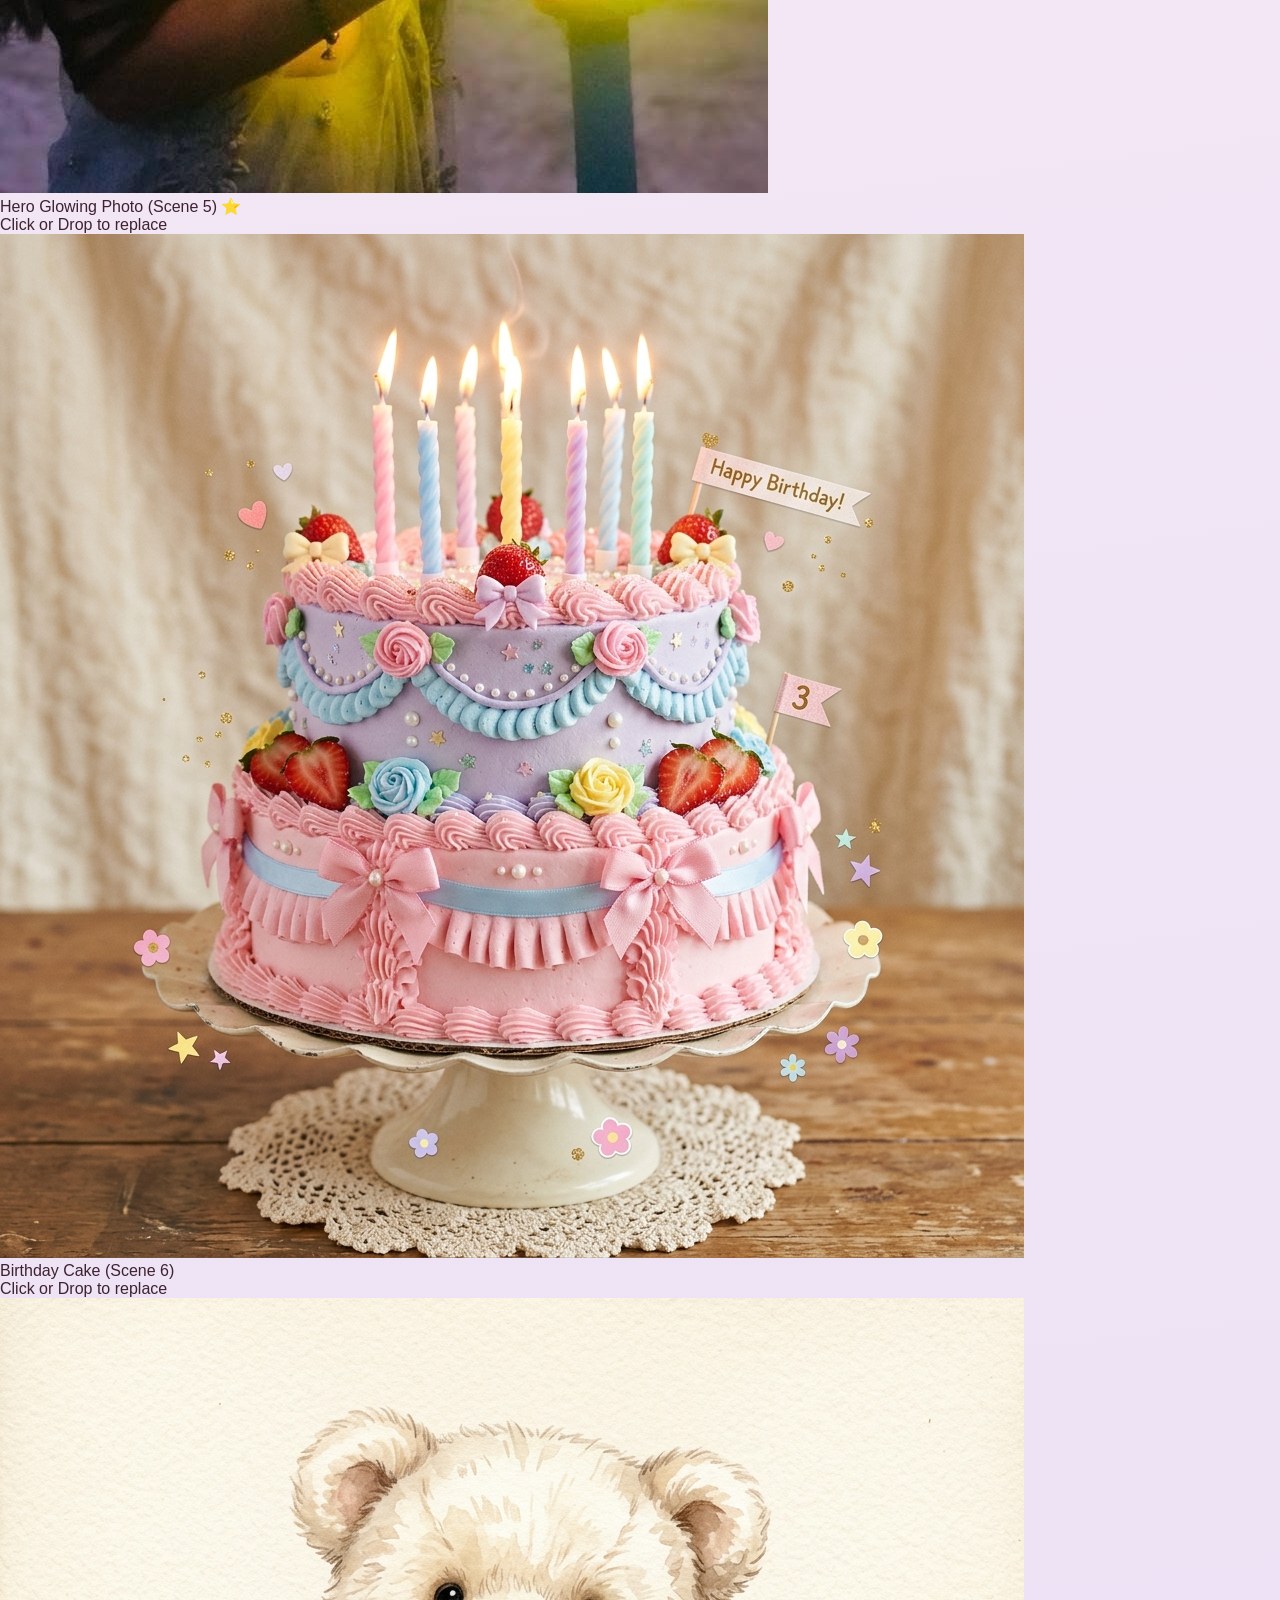
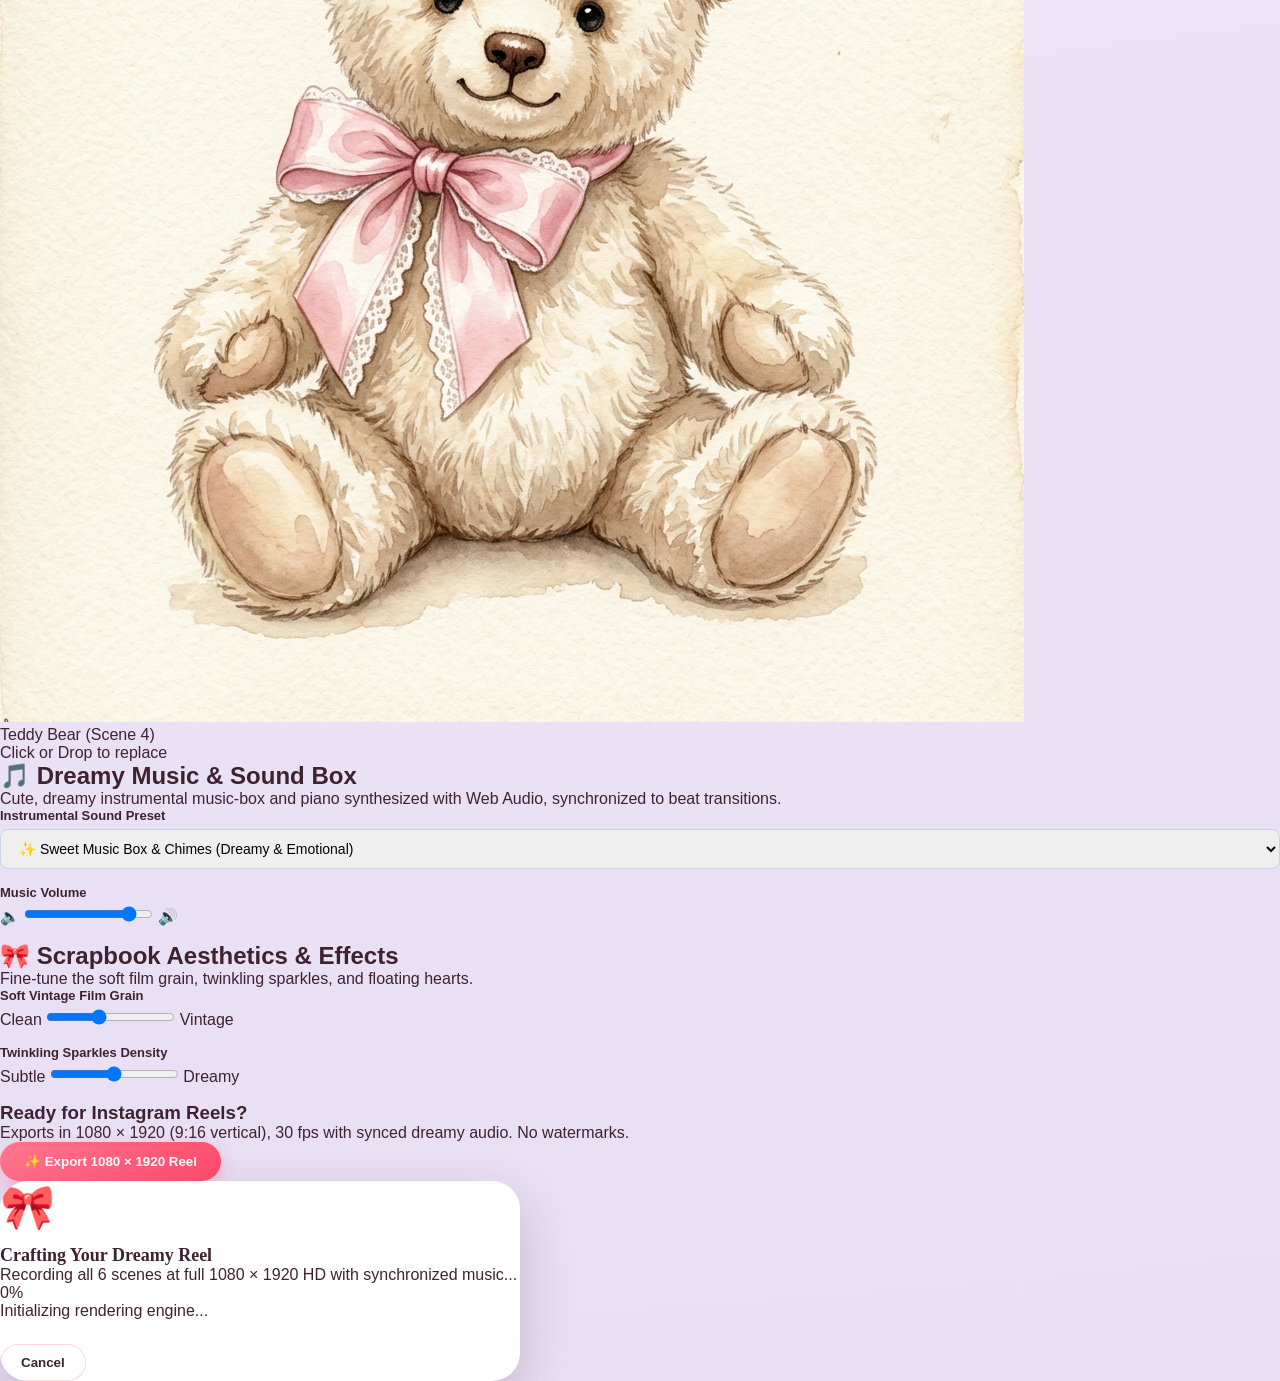
<file: index_reel_maker.html>
<!DOCTYPE html>
<html lang="en">
<head>
  <meta charset="UTF-8">
  <meta name="viewport" content="width=device-width, initial-scale=1.0">
  <title>Aesthetic Birthday Reel Studio | Dreamy Scrapbook Video Generator</title>
  <meta name="description" content="Create a beautiful, cute, dreamy and emotionally heartwarming birthday Instagram Reel for your best friend with pastel scrapbook aesthetic, polaroid frames, and dreamy music.">
  <link rel="stylesheet" href="style.css">
  <link rel="preconnect" href="https://fonts.googleapis.com">
  <link rel="preconnect" href="https://fonts.gstatic.com" crossorigin>
</head>
<body>

  <!-- Top Studio Header -->
  <header class="app-header">
    <div class="brand-wrapper">
      <div class="brand-icon">🎀</div>
      <div>
        <h1 class="brand-title">Aesthetic Birthday Reel Studio</h1>
        <p class="brand-subtitle">Pastel Scrapbook & Pinterest Aesthetic • Vertical 9:16 (1080 × 1920)</p>
      </div>
    </div>
    <div class="header-actions">
      <button id="btnExportStill" class="btn btn-secondary" title="Save current frame as a high-res Instagram Story picture">
        📸 Save Story Still
      </button>
      <button id="btnExportVideo" class="btn btn-primary" title="Export 1080x1920 Instagram Reel Video">
        ✨ Export Instagram Reel (1080 × 1920)
      </button>
    </div>
  </header>

  <!-- Main Workspace -->
  <main class="studio-container">

    <!-- Left Column: Realistic Phone Preview & Interactive Timeline -->
    <section class="preview-column">
      
      <!-- iPhone 16 Mockup Frame with 9:16 Display -->
      <div class="phone-mockup" id="phoneMockup">
        <div class="phone-dynamic-island"></div>
        <div class="phone-screen">
          <canvas id="reelCanvas" width="1080" height="1920"></canvas>
        </div>
      </div>

      <!-- Playback & Timeline Controls -->
      <div class="timeline-card">
        <div class="timeline-header">
          <div class="playback-buttons">
            <button id="btnPlayPause" class="btn btn-primary btn-round" aria-label="Play/Pause">
              <span id="playIcon">▶</span>
              <span id="pauseIcon" style="display: none;">❚❚</span>
            </button>
            <button id="btnRestart" class="btn btn-secondary btn-round" title="Restart to 00:00">
              ↺
            </button>
          </div>
          <div class="time-display" id="timeDisplay">00.0s / 30.0s</div>
        </div>

        <!-- Scrubber Bar -->
        <div class="timeline-bar-wrapper">
          <div class="timeline-progress" id="timelineProgress"></div>
          <input type="range" class="timeline-scrubber" id="timelineScrubber" min="0" max="30" step="0.05" value="0">
        </div>

        <!-- Interactive Scene Selector Chips -->
        <div class="scene-chips">
          <div class="scene-badge active" data-scene="1">1. Special Day (0-3s)</div>
          <div class="scene-badge" data-scene="2">2. Polaroids (3-7s)</div>
          <div class="scene-badge" data-scene="3">3. Memories (7-12s)</div>
          <div class="scene-badge" data-scene="4">4. Scrapbook (12-18s)</div>
          <div class="scene-badge" data-scene="5">5. Hero Photo (18-24s)</div>
          <div class="scene-badge" data-scene="6">6. Celebration (24-30s)</div>
        </div>
      </div>

    </section>

    <!-- Right Column: Personalization & Customization Panels -->
    <section class="customizer-column">

      <!-- 1. Friend's Personalization Panel -->
      <div class="panel-card">
        <h2 class="panel-title">💌 Best Friend Personalization</h2>
        <p class="panel-desc">Enter your best friend's name and customize any of the heartfelt message lines.</p>

        <div class="form-group full-width">
          <label class="form-label" for="inputFriendName">Best Friend's Name</label>
          <input type="text" id="inputFriendName" class="form-input form-input-hero" value="EMMA" placeholder="e.g. EMMA, SOPHIA, MIA...">
        </div>

        <div class="form-grid">
          <div class="form-group">
            <label class="form-label" for="inputScene1">Scene 1 (0–3s)</label>
            <input type="text" id="inputScene1" class="form-input" value="someone very special was born… ♡">
          </div>
          <div class="form-group">
            <label class="form-label" for="inputScene2">Scene 2 (3–7s)</label>
            <input type="text" id="inputScene2" class="form-input" value="and the world got a little more beautiful 🎀">
          </div>
          <div class="form-group">
            <label class="form-label" for="inputScene3">Scene 3 (7–12s)</label>
            <input type="text" id="inputScene3" class="form-input" value="my favourite memories have you in them ♡">
          </div>
          <div class="form-group">
            <label class="form-label" for="inputScene4">Scene 4 (12–18s)</label>
            <input type="text" id="inputScene4" class="form-input" value="thank you for being YOU 🧸">
          </div>
          <div class="form-group full-width">
            <label class="form-label" for="inputScene5">Scene 5 (18–24s: Golden Hour Hero)</label>
            <input type="text" id="inputScene5" class="form-input" value="you deserve every beautiful thing life has to offer.">
          </div>
          <div class="form-group">
            <label class="form-label" for="inputScene6Line1">Scene 6 Title (24–30s)</label>
            <input type="text" id="inputScene6Line1" class="form-input" value="HAPPY BIRTHDAY, {NAME} ♡">
          </div>
          <div class="form-group">
            <label class="form-label" for="inputScene6Line2">Scene 6 Wish (24–30s)</label>
            <input type="text" id="inputScene6Line2" class="form-input" value="stay cute, stay happy, and never stop being you 🎂">
          </div>
          <div class="form-group full-width">
            <label class="form-label" for="inputScene6Line3">Scene 6 Signoff (28–30s)</label>
            <input type="text" id="inputScene6Line3" class="form-input" value="love you always ♡">
          </div>
        </div>
      </div>

      <!-- 2. Photos & Scrapbook Memories Slots -->
      <div class="panel-card">
        <h2 class="panel-title">📸 Photo Slots & Scrapbook Memories</h2>
        <p class="panel-desc">Click any slot or drag and drop your friend's photos. Faces are preserved in natural proportions with zero distortion or watermarks.</p>

        <div class="photo-slots-grid">
          
          <!-- Slot 1: Lake Portrait -->
          <div class="photo-upload-slot" data-slot="friend_lake">
            <input type="file" accept="image/*" style="display: none;">
            <div class="slot-img-wrap">
              <img src="assets/friend_lake.jpg" alt="Scene 2 Lake Portrait" class="slot-preview">
            </div>
            <div class="slot-label">Lake Portrait (Scene 2)</div>
            <div class="slot-hint">Click or Drop to replace</div>
          </div>

          <!-- Slot 2: B&W Candid Smile -->
          <div class="photo-upload-slot" data-slot="friend_bw_smile">
            <input type="file" accept="image/*" style="display: none;">
            <div class="slot-img-wrap">
              <img src="assets/friend_bw_smile.jpg" alt="Scene 2 & 6 Candid Smile" class="slot-preview">
            </div>
            <div class="slot-label">Candid Smile (Scene 2/6)</div>
            <div class="slot-hint">Click or Drop to replace</div>
          </div>

          <!-- Slot 3: Graceful Saree Portrait -->
          <div class="photo-upload-slot" data-slot="friend_saree">
            <input type="file" accept="image/*" style="display: none;">
            <div class="slot-img-wrap">
              <img src="assets/friend_saree.jpg" alt="Scene 3 Photobooth & Saree" class="slot-preview">
            </div>
            <div class="slot-label">Saree Portrait (Scene 3)</div>
            <div class="slot-hint">Click or Drop to replace</div>
          </div>

          <!-- Slot 4: Sunset Open Arms Scrapbook -->
          <div class="photo-upload-slot" data-slot="friend_sunset">
            <input type="file" accept="image/*" style="display: none;">
            <div class="slot-img-wrap">
              <img src="assets/friend_sunset.jpg" alt="Scene 4 Sunset Water" class="slot-preview">
            </div>
            <div class="slot-label">Sunset Water (Scene 4)</div>
            <div class="slot-hint">Click or Drop to replace</div>
          </div>

          <!-- Slot 5: Golden Hour Hero Glowing Lantern -->
          <div class="photo-upload-slot" data-slot="friend_glowing_hero">
            <input type="file" accept="image/*" style="display: none;">
            <div class="slot-img-wrap">
              <img src="assets/friend_glowing_hero.jpg" alt="Scene 5 Hero Glow" class="slot-preview">
            </div>
            <div class="slot-label">Hero Glowing Photo (Scene 5) ⭐</div>
            <div class="slot-hint">Click or Drop to replace</div>
          </div>

          <!-- Slot 6: Birthday Cake -->
          <div class="photo-upload-slot" data-slot="birthday_cake">
            <input type="file" accept="image/*" style="display: none;">
            <div class="slot-img-wrap">
              <img src="assets/birthday_cake.jpg" alt="Scene 6 Birthday Cake" class="slot-preview">
            </div>
            <div class="slot-label">Birthday Cake (Scene 6)</div>
            <div class="slot-hint">Click or Drop to replace</div>
          </div>

          <!-- Slot 7: Teddy Bear Scrapbook -->
          <div class="photo-upload-slot" data-slot="teddy_bear">
            <input type="file" accept="image/*" style="display: none;">
            <div class="slot-img-wrap">
              <img src="assets/teddy_bear.jpg" alt="Scene 4 Teddy Bear" class="slot-preview">
            </div>
            <div class="slot-label">Teddy Bear (Scene 4)</div>
            <div class="slot-hint">Click or Drop to replace</div>
          </div>

        </div>
      </div>

      <!-- 3. Dreamy Music & Sound Engine -->
      <div class="panel-card">
        <h2 class="panel-title">🎵 Dreamy Music & Sound Box</h2>
        <p class="panel-desc">Cute, dreamy instrumental music-box and piano synthesized with Web Audio, synchronized to beat transitions.</p>

        <div class="form-grid">
          <div class="form-group">
            <label class="form-label" for="audioPresetSelect">Instrumental Sound Preset</label>
            <select id="audioPresetSelect" class="form-select">
              <option value="music_box" selected>✨ Sweet Music Box & Chimes (Dreamy & Emotional)</option>
              <option value="lofi_piano">🎹 Lofi Sunset Piano (Warm & Nostalgic)</option>
              <option value="celeste_harp">🌟 Sparkle Celeste & Harp (Gentle Wind-up)</option>
              <option value="custom">📁 Upload Custom Song (MP3 / WAV)...</option>
            </select>
            <input type="file" id="customAudioUpload" accept="audio/*" style="display: none;">
          </div>

          <div class="form-group">
            <label class="form-label" for="volumeSlider">Music Volume</label>
            <div class="slider-group">
              <span>🔈</span>
              <input type="range" id="volumeSlider" class="slider-range" min="0" max="1" step="0.05" value="0.85">
              <span>🔊</span>
            </div>
          </div>
        </div>
      </div>

      <!-- 4. Aesthetic & Film Grain Adjustments -->
      <div class="panel-card">
        <h2 class="panel-title">🎀 Scrapbook Aesthetics & Effects</h2>
        <p class="panel-desc">Fine-tune the soft film grain, twinkling sparkles, and floating hearts.</p>

        <div class="form-grid">
          <div class="form-group">
            <label class="form-label" for="sliderFilmGrain">Soft Vintage Film Grain</label>
            <div class="slider-group">
              <span>Clean</span>
              <input type="range" id="sliderFilmGrain" class="slider-range" min="0" max="0.45" step="0.02" value="0.18">
              <span>Vintage</span>
            </div>
          </div>

          <div class="form-group">
            <label class="form-label" for="sliderSparkles">Twinkling Sparkles Density</label>
            <div class="slider-group">
              <span>Subtle</span>
              <input type="range" id="sliderSparkles" class="slider-range" min="0" max="2.0" step="0.1" value="1.0">
              <span>Dreamy</span>
            </div>
          </div>
        </div>
      </div>

      <!-- 5. Big Export Bar -->
      <div class="export-card">
        <div class="export-info">
          <h3>Ready for Instagram Reels?</h3>
          <p>Exports in 1080 × 1920 (9:16 vertical), 30 fps with synced dreamy audio. No watermarks.</p>
        </div>
        <div class="export-buttons">
          <button id="btnExportVideo2" class="btn btn-primary" onclick="document.getElementById('btnExportVideo').click()">
            ✨ Export 1080 × 1920 Reel
          </button>
        </div>
      </div>

    </section>

  </main>

  <!-- Video Export Progress Modal -->
  <div class="modal-overlay" id="exportModal">
    <div class="modal-content">
      <div style="font-size: 44px; margin-bottom: 12px;">🎀</div>
      <h3 class="modal-title">Crafting Your Dreamy Reel</h3>
      <p class="modal-desc">Recording all 6 scenes at full 1080 × 1920 HD with synchronized music...</p>

      <div class="progress-bar-container">
        <div class="progress-bar-fill" id="exportProgressFill"></div>
      </div>
      <div class="progress-text" id="exportProgressText">0%</div>
      <div class="status-text" id="exportStatusText">Initializing rendering engine...</div>

      <button id="btnCloseExportModal" class="btn btn-secondary" style="margin-top: 24px;">Cancel</button>
    </div>
  </div>

  <script src="audio.js"></script>
  <script src="renderer.js"></script>
  <script src="app.js"></script>
</body>
</html>
</file>
<file: style.css>
/* ==========================================================================
   Aesthetic Birthday Scrapbook & Digital Magazine Web Page
   Inspired by @digimemo.studio viral birthday flips
   ========================================================================== */

:root {
  --pastel-pink: #ffccd5;
  --pastel-pink-soft: #ffe5ec;
  --pastel-rose: #ff758f;
  --pastel-accent: #ff4d6d;
  --pastel-cream: #fffdf9;
  --pastel-parchment: #faf4eb;
  --pastel-lavender: #e8dff5;
  --pastel-purple: #c8b6ff;
  --pastel-yellow: #fef9c3;
  --pastel-gold: #ffd166;
  --pastel-mint: #d8f3dc;
  --pastel-blue: #a0c4ff;
  
  --text-dark: #3e2230;
  --text-muted: #7d5e6e;
  --text-light: #ffffff;
  
  --shadow-subtle: 0 4px 14px rgba(74, 34, 54, 0.08);
  --shadow-card: 0 12px 36px rgba(74, 34, 54, 0.14);
  --shadow-floating: 0 20px 50px rgba(74, 34, 54, 0.22);
  
  --radius-sm: 8px;
  --radius-md: 16px;
  --radius-lg: 28px;
  --radius-full: 999px;

  --font-serif: 'Playfair Display', Georgia, serif;
  --font-cursive: 'Caveat', cursive;
  --font-sans: 'Plus Jakarta Sans', -apple-system, sans-serif;
  --font-typewriter: 'Courier Prime', monospace;
  --font-doodle: 'Gaegu', cursive;
}

/* Reset & Box Sizing */
*, *::before, *::after {
  box-sizing: border-box;
  margin: 0;
  padding: 0;
}

body {
  font-family: var(--font-sans);
  background: radial-gradient(circle at top left, #ffe5ec 0%, #fff0f5 40%, #e8dff5 100%);
  color: var(--text-dark);
  min-height: 100vh;
  display: flex;
  flex-direction: column;
  overflow-x: hidden;
  position: relative;
  user-select: none;
}

/* Confetti Canvas */
#confettiCanvas {
  position: fixed;
  top: 0;
  left: 0;
  width: 100%;
  height: 100%;
  pointer-events: none;
  z-index: 9999;
}

/* Ambient Particles */
.ambient-particles {
  position: fixed;
  inset: 0;
  pointer-events: none;
  z-index: 1;
  overflow: hidden;
}

.ambient-particle {
  position: absolute;
  pointer-events: none;
  opacity: 0.6;
  animation: floatUpward 12s linear infinite;
}

@keyframes floatUpward {
  0% {
    transform: translateY(105vh) rotate(0deg);
    opacity: 0;
  }
  15% {
    opacity: 0.7;
  }
  85% {
    opacity: 0.7;
  }
  100% {
    transform: translateY(-10vh) rotate(360deg);
    opacity: 0;
  }
}

/* ==========================================================================
   TOP BAR CONTROLS
   ========================================================================== */
.top-bar {
  position: sticky;
  top: 0;
  z-index: 100;
  display: flex;
  justify-content: space-between;
  align-items: center;
  padding: 12px 24px;
  background: rgba(255, 255, 255, 0.75);
  backdrop-filter: blur(16px);
  -webkit-backdrop-filter: blur(16px);
  border-bottom: 1px solid rgba(255, 204, 213, 0.5);
  box-shadow: 0 4px 20px rgba(74, 34, 54, 0.05);
}

.brand-chip {
  font-family: var(--font-cursive);
  font-size: 20px;
  font-weight: 700;
  color: var(--pastel-accent);
  letter-spacing: 0.5px;
}

.top-bar-right {
  display: flex;
  align-items: center;
  gap: 12px;
}

/* Vinyl Music Pill */
.music-pill {
  display: flex;
  align-items: center;
  gap: 10px;
  background: rgba(255, 255, 255, 0.9);
  border: 1px solid rgba(255, 117, 143, 0.3);
  border-radius: var(--radius-full);
  padding: 6px 14px 6px 8px;
  cursor: pointer;
  box-shadow: var(--shadow-subtle);
  transition: all 0.25s ease;
}

.music-pill:hover {
  transform: translateY(-1px);
  box-shadow: 0 6px 16px rgba(255, 117, 143, 0.2);
  border-color: var(--pastel-rose);
}

.vinyl-disk {
  width: 32px;
  height: 32px;
  border-radius: 50%;
  background: radial-gradient(circle, #2b1f26 30%, #151013 70%);
  display: flex;
  align-items: center;
  justify-content: center;
  position: relative;
  box-shadow: 0 2px 6px rgba(0, 0, 0, 0.2);
}

.vinyl-disk.spinning {
  animation: spinVinyl 3.5s linear infinite;
}

@keyframes spinVinyl {
  100% { transform: rotate(360deg); }
}

.vinyl-center {
  width: 12px;
  height: 12px;
  border-radius: 50%;
  background: var(--pastel-accent);
  border: 2px solid white;
}

.music-info {
  display: flex;
  flex-direction: column;
}

.music-title {
  font-size: 12px;
  font-weight: 700;
  color: var(--text-dark);
}

.music-status {
  font-size: 10px;
  color: var(--pastel-accent);
}

.music-btn {
  background: none;
  border: none;
  color: var(--pastel-accent);
  font-size: 12px;
  cursor: pointer;
}

/* Generic Icon Button */
.icon-btn {
  display: flex;
  align-items: center;
  gap: 6px;
  background: white;
  border: 1px solid rgba(255, 117, 143, 0.3);
  padding: 8px 14px;
  border-radius: var(--radius-full);
  font-size: 13px;
  font-weight: 600;
  color: var(--text-dark);
  cursor: pointer;
  box-shadow: var(--shadow-subtle);
  transition: all 0.2s ease;
}

.icon-btn:hover {
  background: var(--pastel-pink-soft);
  border-color: var(--pastel-rose);
  transform: translateY(-1px);
}

/* ==========================================================================
   UNWRAPPING ENVELOPE MODAL
   ========================================================================== */
.envelope-overlay {
  position: fixed;
  inset: 0;
  background: radial-gradient(circle at center, rgba(255, 240, 245, 0.98), rgba(232, 223, 245, 0.98));
  backdrop-filter: blur(20px);
  z-index: 1000;
  display: flex;
  align-items: center;
  justify-content: center;
  padding: 20px;
  transition: opacity 0.8s ease, visibility 0.8s ease;
}

.envelope-overlay.opened {
  opacity: 0;
  visibility: hidden;
  pointer-events: none;
}

.envelope-modal {
  display: flex;
  flex-direction: column;
  align-items: center;
  max-width: 480px;
  width: 100%;
}

.envelope-container {
  width: 380px;
  height: 250px;
  background: #fdf6ec;
  border-radius: var(--radius-md);
  position: relative;
  box-shadow: 0 25px 60px rgba(92, 45, 68, 0.25);
  display: flex;
  align-items: center;
  justify-content: center;
  cursor: pointer;
  perspective: 1000px;
  transition: transform 0.3s ease;
}

.envelope-container:hover {
  transform: translateY(-4px) scale(1.02);
}

/* Envelope Flap (Triangle) */
.envelope-flap {
  position: absolute;
  top: 0;
  left: 0;
  width: 0;
  height: 0;
  border-left: 190px solid transparent;
  border-right: 190px solid transparent;
  border-top: 130px solid #f3e5d3;
  transform-origin: top center;
  transition: transform 0.8s cubic-bezier(0.4, 0, 0.2, 1);
  z-index: 10;
}

.envelope-container.opening .envelope-flap {
  transform: rotateX(180deg);
  z-index: 1;
}

/* Wax Seal */
.wax-seal {
  position: absolute;
  top: 90px;
  z-index: 20;
  width: 68px;
  height: 68px;
  border-radius: 50%;
  background: radial-gradient(circle at 35% 35%, #ff4d6d, #b91c1c);
  display: flex;
  align-items: center;
  justify-content: center;
  color: #fff2f2;
  box-shadow: 0 8px 24px rgba(185, 28, 28, 0.4), inset 0 2px 4px rgba(255, 255, 255, 0.4);
  transition: transform 0.4s ease, opacity 0.4s ease;
  cursor: pointer;
}

.wax-seal:hover {
  transform: scale(1.1) rotate(5deg);
}

.envelope-container.opening .wax-seal {
  transform: scale(1.3) translateY(40px);
  opacity: 0;
}

.wax-seal-icon {
  font-size: 28px;
}

/* Envelope Body Details */
.envelope-body {
  width: 100%;
  height: 100%;
  border-radius: var(--radius-md);
  background: linear-gradient(135deg, #fefaf4 0%, #f7eee1 100%);
  display: flex;
  align-items: flex-end;
  justify-content: center;
  padding-bottom: 30px;
  border: 1px solid rgba(220, 190, 160, 0.5);
  box-shadow: inset 0 -4px 10px rgba(0, 0, 0, 0.04);
}

.envelope-to-label {
  text-align: center;
}

.to-text {
  font-size: 11px;
  letter-spacing: 2px;
  text-transform: uppercase;
  color: var(--text-muted);
}

.recipient-display-name {
  font-family: var(--font-serif);
  font-size: 28px;
  font-weight: 700;
  color: var(--pastel-accent);
  margin: 4px 0;
}

.tagline {
  font-family: var(--font-cursive);
  font-size: 18px;
  color: var(--text-dark);
}

/* Instructions & Passcode Form */
.envelope-instructions {
  margin-top: 28px;
  width: 100%;
  text-align: center;
}

.passcode-label {
  font-size: 13px;
  color: var(--text-muted);
  display: block;
  margin-bottom: 10px;
}

.passcode-input-wrap {
  display: flex;
  flex-direction: column;
  gap: 10px;
  align-items: center;
}

.passcode-input {
  width: 220px;
  padding: 10px 16px;
  border-radius: var(--radius-full);
  border: 1px solid rgba(255, 117, 143, 0.4);
  text-align: center;
  font-size: 14px;
  background: white;
  box-shadow: var(--shadow-subtle);
  outline: none;
}

.passcode-input:focus {
  border-color: var(--pastel-accent);
  box-shadow: 0 0 0 3px rgba(255, 77, 109, 0.15);
}

.btn-open {
  font-size: 16px;
  padding: 14px 28px;
  border-radius: var(--radius-full);
  box-shadow: 0 8px 24px rgba(255, 77, 109, 0.35);
  animation: pulseButton 2s infinite ease-in-out;
}

@keyframes pulseButton {
  0%, 100% { transform: scale(1); }
  50% { transform: scale(1.04); }
}

.passcode-hint {
  font-size: 11px;
  color: var(--text-muted);
  margin-top: 8px;
}

/* ==========================================================================
   BUTTONS & COMMON UI
   ========================================================================== */
.btn {
  display: inline-flex;
  align-items: center;
  justify-content: center;
  gap: 8px;
  border: none;
  font-family: var(--font-sans);
  font-weight: 700;
  cursor: pointer;
  transition: all 0.25s ease;
}

.btn-primary {
  background: linear-gradient(135deg, #ff758f 0%, #ff4d6d 100%);
  color: white;
  border-radius: var(--radius-full);
  padding: 12px 24px;
  box-shadow: 0 6px 18px rgba(255, 77, 109, 0.3);
}

.btn-primary:hover {
  transform: translateY(-2px);
  box-shadow: 0 10px 26px rgba(255, 77, 109, 0.42);
}

.btn-secondary {
  background: white;
  color: var(--text-dark);
  border: 1px solid rgba(255, 117, 143, 0.3);
  border-radius: var(--radius-full);
  padding: 10px 20px;
}

.btn-secondary:hover {
  background: var(--pastel-pink-soft);
  border-color: var(--pastel-rose);
}

/* ==========================================================================
   MAIN DIGITAL SCRAPBOOK FLIPBOOK
   ========================================================================== */
.scrapbook-viewport {
  flex: 1;
  display: flex;
  align-items: center;
  justify-content: center;
  padding: 30px 20px 90px;
  perspective: 1600px;
}

.scrapbook-book {
  position: relative;
  width: 100%;
  max-width: 820px;
  min-height: 720px;
  display: flex;
  justify-content: center;
}

/* Individual Scrapbook Page */
.scrapbook-page {
  position: absolute;
  inset: 0;
  opacity: 0;
  transform: scale(0.96) translateY(20px);
  pointer-events: none;
  transition: opacity 0.5s cubic-bezier(0.34, 1.56, 0.64, 1), transform 0.5s cubic-bezier(0.34, 1.56, 0.64, 1);
  display: flex;
  justify-content: center;
}

.scrapbook-page.active {
  position: relative;
  opacity: 1;
  transform: scale(1) translateY(0);
  pointer-events: auto;
}

/* Page Paper Body */
.page-paper {
  width: 100%;
  max-width: 800px;
  background: var(--pastel-cream);
  border-radius: var(--radius-lg);
  box-shadow: var(--shadow-floating);
  border: 1px solid rgba(255, 255, 255, 0.8);
  padding: 36px 40px;
  position: relative;
  overflow: hidden;
  display: flex;
  flex-direction: column;
}

/* ==========================================================================
   PAGE 1: MAGAZINE COVER
   ========================================================================== */
.cover-paper {
  background: radial-gradient(circle at 50% 30%, #fff7f9 0%, #ffeaf0 60%, #ffd6e0 100%);
  text-align: center;
  align-items: center;
}

.cover-header {
  width: 100%;
  display: flex;
  justify-content: space-between;
  font-size: 11px;
  font-weight: 700;
  letter-spacing: 2px;
  color: var(--text-muted);
  border-bottom: 2px solid rgba(74, 34, 54, 0.1);
  padding-bottom: 8px;
  margin-bottom: 14px;
}

.cover-masthead {
  font-family: var(--font-serif);
  font-size: 64px;
  font-weight: 900;
  letter-spacing: 4px;
  color: #ff3366;
  text-shadow: 2px 4px 12px rgba(255, 51, 102, 0.2);
  line-height: 1;
  margin-bottom: 4px;
}

.cover-submasthead {
  font-size: 11px;
  letter-spacing: 3px;
  font-weight: 700;
  color: var(--text-dark);
  margin-bottom: 24px;
}

.cover-hero-wrap {
  position: relative;
  width: 320px;
  height: 380px;
  margin: 10px auto 24px;
}

.cover-photo-frame {
  width: 100%;
  height: 100%;
  border-radius: 20px;
  border: 10px solid white;
  box-shadow: 0 16px 40px rgba(74, 34, 54, 0.2);
  overflow: hidden;
  position: relative;
}

.cover-photo {
  width: 100%;
  height: 100%;
  object-fit: cover;
  object-position: center 20%;
  filter: contrast(1.05) brightness(1.02);
  transition: transform 0.6s ease;
}

.cover-photo-frame:hover .cover-photo {
  transform: scale(1.05);
}

.cover-badge {
  position: absolute;
  background: white;
  padding: 8px 14px;
  border-radius: var(--radius-full);
  font-size: 11px;
  font-weight: 800;
  box-shadow: var(--shadow-card);
  border: 1px solid rgba(255, 117, 143, 0.2);
  white-space: nowrap;
}

.badge-1 {
  top: -10px;
  right: -25px;
  transform: rotate(8deg);
  background: #fff0f5;
  color: #ff3366;
}

.badge-2 {
  bottom: 40px;
  left: -35px;
  transform: rotate(-10deg);
  background: #fef9c3;
  color: #854d0e;
}

.badge-3 {
  bottom: -15px;
  right: -15px;
  transform: rotate(4deg);
  background: #e8dff5;
  color: #5b21b6;
}

.cover-footer {
  width: 100%;
  margin-top: auto;
}

.cover-headline-main {
  font-family: var(--font-cursive);
  font-size: 22px;
  font-weight: 700;
  color: var(--text-dark);
  margin-bottom: 18px;
  display: flex;
  align-items: center;
  justify-content: center;
  gap: 10px;
}

.cover-star {
  color: var(--pastel-accent);
}

.btn-turn-cover {
  font-size: 16px;
  padding: 14px 36px;
}

/* ==========================================================================
   PAGE 2: POLAROID MEMORY SPREAD
   ========================================================================== */
.polaroid-paper {
  background: radial-gradient(circle at 80% 20%, #fffbf2 0%, #fff9f0 60%, #f7eee1 100%);
  align-items: center;
}

.scrapbook-ribbon-title {
  background: linear-gradient(135deg, #ffb3c1, #fb6f92);
  color: white;
  padding: 8px 28px;
  border-radius: var(--radius-full);
  font-family: var(--font-cursive);
  font-size: 28px;
  font-weight: 700;
  box-shadow: var(--shadow-subtle);
  margin-bottom: 6px;
  transform: rotate(-1deg);
}

.section-subtitle {
  font-family: var(--font-cursive);
  font-size: 20px;
  color: var(--text-muted);
  margin-bottom: 24px;
}

.polaroid-grid {
  display: flex;
  justify-content: center;
  gap: 32px;
  width: 100%;
  margin-bottom: 28px;
}

.polaroid-grid-3 {
  display: flex;
  justify-content: center;
  align-items: flex-start;
  flex-wrap: wrap;
  gap: 20px;
  width: 100%;
  margin-bottom: 28px;
}

.polaroid-grid-3 .polaroid-card {
  width: 226px;
  padding: 12px 12px 18px;
}

.polaroid-grid-3 .polaroid-img-wrap {
  height: 230px;
  margin-bottom: 10px;
}

.polaroid-grid-3 .polaroid-caption {
  font-size: 20px;
  line-height: 1.25;
}


.polaroid-card {
  background: white;
  padding: 16px 16px 24px;
  border-radius: 12px;
  box-shadow: var(--shadow-card);
  position: relative;
  width: 310px;
  transition: transform 0.3s ease, box-shadow 0.3s ease;
  cursor: pointer;
}

.polaroid-card:hover {
  transform: scale(1.04) rotate(0deg) !important;
  box-shadow: var(--shadow-floating);
  z-index: 10;
}

.polaroid-tilt-left {
  transform: rotate(-3.5deg);
}

.polaroid-tilt-right {
  transform: rotate(3.5deg);
}

.polaroid-img-wrap {
  width: 100%;
  height: 310px;
  border-radius: 6px;
  overflow: hidden;
  background: #fdf2f4;
  margin-bottom: 14px;
}

.polaroid-img {
  width: 100%;
  height: 100%;
  object-fit: cover;
  object-position: center 30%;
}

.polaroid-caption {
  font-family: var(--font-cursive);
  font-size: 24px;
  font-weight: 700;
  color: var(--text-dark);
  text-align: center;
}

.stamp-chip {
  position: absolute;
  bottom: 8px;
  right: 12px;
  font-size: 9px;
  font-weight: 800;
  letter-spacing: 1.5px;
  padding: 3px 8px;
  border-radius: var(--radius-sm);
  border: 1.5px dashed;
  transform: rotate(-8deg);
}

.stamp-chip-blue {
  color: #0284c7;
  border-color: #0284c7;
  background: #f0f9ff;
}

.stamp-chip-pink {
  color: #e11d48;
  border-color: #e11d48;
  background: #fff1f2;
}

.doodle-row {
  display: flex;
  align-items: center;
  gap: 20px;
  width: 100%;
  justify-content: center;
}

.torn-note-scrap {
  background: #fff8d6;
  padding: 14px 22px;
  border-radius: 6px;
  box-shadow: var(--shadow-subtle);
  border-left: 4px solid #facc15;
  font-family: var(--font-sans);
  font-size: 13px;
  color: #713f12;
  max-width: 480px;
  transform: rotate(0.8deg);
}

.sticker-flower, .sticker-sparkle {
  font-size: 32px;
  animation: gentlePulse 2.5s infinite ease-in-out;
}

@keyframes gentlePulse {
  0%, 100% { transform: scale(1); }
  50% { transform: scale(1.15) rotate(6deg); }
}

/* ==========================================================================
   PAGE 3: THE ERA OF YOU (STYLE & TIMELESS GRACE)
   ========================================================================== */
.style-grace-paper {
  background: radial-gradient(circle at 50% 20%, #faf5ff 0%, #fdf2f8 60%, #fff1f2 100%);
  border: 1px solid rgba(216, 180, 254, 0.4);
}

.ribbon-purple {
  background: linear-gradient(135deg, #c084fc, #a855f7) !important;
  color: white !important;
  box-shadow: 0 4px 14px rgba(168, 85, 247, 0.25) !important;
}

.editorial-spread {
  display: flex;
  justify-content: center;
  align-items: center;
  gap: 32px;
  width: 100%;
  margin-bottom: 24px;
}

.editorial-card {
  background: white;
  padding: 16px 16px 22px;
  border-radius: 14px;
  box-shadow: var(--shadow-card);
  position: relative;
  width: 320px;
  transition: transform 0.35s ease, box-shadow 0.35s ease;
  cursor: pointer;
}

.editorial-card:hover {
  transform: scale(1.04) rotate(0deg) !important;
  box-shadow: var(--shadow-floating);
  z-index: 10;
}

.editorial-img-wrap {
  width: 100%;
  height: 380px;
  border-radius: 8px;
  overflow: hidden;
  background: #fdf2f8;
  margin-bottom: 14px;
  box-shadow: inset 0 0 10px rgba(0, 0, 0, 0.05);
}

.editorial-img {
  width: 100%;
  height: 100%;
  object-fit: cover;
  object-position: center 25%;
  transition: transform 0.5s ease;
}

.editorial-card:hover .editorial-img {
  transform: scale(1.06);
}

.editorial-caption {
  font-family: var(--font-cursive);
  font-size: 22px;
  font-weight: 700;
  color: var(--text-dark);
  text-align: center;
  line-height: 1.25;
}

.editorial-quote-row {
  display: flex;
  flex-direction: column;
  align-items: center;
  gap: 12px;
  width: 100%;
  margin-top: 8px;
}

.editorial-quote-card {
  background: rgba(255, 255, 255, 0.9);
  border: 2px dashed #d8b4fe;
  border-radius: var(--radius-md);
  padding: 16px 28px;
  text-align: center;
  box-shadow: var(--shadow-subtle);
  max-width: 520px;
}

.editorial-quote-card .quote-text {
  font-family: var(--font-serif);
  font-size: 19px;
  font-style: italic;
  color: #4c1d95;
  margin-bottom: 6px;
}

.editorial-quote-card .quote-author {
  font-family: var(--font-cursive);
  font-size: 19px;
  color: #7c3aed;
  font-weight: 700;
}

.editorial-mini-badge {
  background: #f3e8ff;
  color: #6b21a8;
  border: 1px solid #d8b4fe;
  padding: 6px 16px;
  border-radius: var(--radius-full);
  font-size: 11px;
  font-weight: 800;
  letter-spacing: 1px;
  transform: rotate(-1deg);
  box-shadow: 0 2px 8px rgba(168, 85, 247, 0.15);
}

/* ==========================================================================
   PAGE 4: RANSOM-NOTE BIRTHDAY COLLAGE (EXACT REEL MATCH)
   ========================================================================== */

.striped-pink-paper {
  background: repeating-linear-gradient(
    -45deg,
    #ffeef3,
    #ffeef3 24px,
    #ffffff 24px,
    #ffffff 48px
  );
  padding: 30px 24px;
}

/* Ransom Cutout Letters Container */
.ransom-container {
  display: flex;
  flex-wrap: wrap;
  justify-content: center;
  align-items: center;
  gap: 16px;
  margin-bottom: 24px;
}

.ransom-word {
  display: flex;
  gap: 6px;
}

.ransom-letter {
  display: inline-flex;
  align-items: center;
  justify-content: center;
  width: 44px;
  height: 54px;
  font-family: var(--font-serif);
  font-size: 34px;
  font-weight: 900;
  border-radius: 4px;
  box-shadow: 2px 4px 8px rgba(0, 0, 0, 0.15);
  transition: transform 0.2s ease;
  user-select: none;
}

.ransom-letter:hover {
  transform: scale(1.15) rotate(0deg) !important;
  z-index: 5;
}

/* Specific Cutout Colors & Tilts from the Reel */
.l-h { background: #8b5cf6; color: white; transform: rotate(-4deg); }
.l-a { background: #facc15; color: #1e1b4b; transform: rotate(5deg); font-family: var(--font-sans); }
.l-p1 { background: #ec4899; color: white; transform: rotate(-3deg); }
.l-p2 { background: #3b82f6; color: white; transform: rotate(6deg); }
.l-y { background: #fb923c; color: white; transform: rotate(-5deg); font-family: var(--font-cursive); font-size: 40px; }

.l-b { background: #f43f5e; color: white; transform: rotate(4deg); }
.l-i { background: #06b6d4; color: white; transform: rotate(-3deg); }
.l-r { background: #a855f7; color: white; transform: rotate(5deg); }
.l-t { background: #eab308; color: #1e1b4b; transform: rotate(-4deg); font-family: var(--font-sans); }
.l-h2 { background: #10b981; color: white; transform: rotate(3deg); }
.l-d { background: #6366f1; color: white; transform: rotate(-5deg); }
.l-a2 { background: #f97316; color: white; transform: rotate(4deg); font-family: var(--font-serif); }
.l-y2 { background: #ec4899; color: white; transform: rotate(-2deg); }

/* Scrapbook Collage Area */
.scrapbook-collage-area {
  position: relative;
  width: 100%;
  height: 520px;
}

/* Polaroids inside Collage */
.collage-polaroid {
  position: absolute;
  background: white;
  padding: 10px 10px 18px;
  border-radius: 8px;
  box-shadow: var(--shadow-card);
  cursor: pointer;
  transition: transform 0.3s ease, z-index 0.3s ease;
}

.collage-polaroid:hover {
  transform: scale(1.08) rotate(0deg) !important;
  z-index: 30;
}

.polaroid-saree {
  top: 40px;
  left: 30px;
  width: 240px;
  transform: rotate(-6deg);
  z-index: 10;
}

.polaroid-sunset {
  bottom: 30px;
  right: 40px;
  width: 250px;
  transform: rotate(5deg);
  z-index: 12;
}

.collage-polaroid-inner {
  width: 100%;
  height: 220px;
  border-radius: 4px;
  overflow: hidden;
  margin-bottom: 8px;
}

.collage-polaroid-inner img {
  width: 100%;
  height: 100%;
  object-fit: cover;
}

.collage-caption {
  font-family: var(--font-cursive);
  font-size: 20px;
  font-weight: 700;
  text-align: center;
  color: var(--text-dark);
}

/* Quote Scrapbook Notes */
.quote-scrap {
  position: absolute;
  padding: 10px 16px;
  border-radius: 4px;
  font-size: 13px;
  font-family: var(--font-cursive);
  font-weight: 700;
  box-shadow: 0 4px 12px rgba(0, 0, 0, 0.08);
  max-width: 280px;
}

.quote-1 {
  top: 20px;
  right: 120px;
  background: #fff;
  border: 1px solid #ffd6e0;
  font-size: 18px;
  color: #ff3366;
  transform: rotate(2deg);
  z-index: 8;
}

.quote-2 {
  top: 220px;
  left: 280px;
  background: #fdf6ec;
  border: 1px dashed #e2c092;
  font-size: 17px;
  color: #5c3a21;
  transform: rotate(-3deg);
  z-index: 15;
}

.quote-3 {
  bottom: 40px;
  left: 60px;
  background: #f3e8ff;
  border: 1px solid #d8b4fe;
  font-size: 17px;
  color: #6b21a8;
  transform: rotate(3deg);
  z-index: 14;
}

/* Stickers */
.scrapbook-sticker {
  position: absolute;
  user-select: none;
  filter: drop-shadow(2px 4px 6px rgba(0, 0, 0, 0.15));
  transition: transform 0.25s ease;
  cursor: pointer;
}

.scrapbook-sticker:hover {
  transform: scale(1.25) rotate(10deg);
}

.sticker-strawberry {
  font-size: 42px;
  top: 10px;
  left: 20px;
  transform: rotate(-12deg);
}

.sticker-camera {
  font-size: 38px;
  bottom: 220px;
  right: 60px;
  transform: rotate(15deg);
}

.sticker-star {
  font-size: 36px;
  top: 130px;
  right: 40px;
  transform: rotate(8deg);
}

.sticker-red-heart {
  font-size: 34px;
  bottom: 180px;
  left: 240px;
}

.sticker-bow {
  font-size: 38px;
  top: 110px;
  left: 260px;
  transform: rotate(-8deg);
}

/* ==========================================================================
   PAGE 4: INTERACTIVE BIRTHDAY CAKE
   ========================================================================== */
.bakery-paper {
  background: radial-gradient(circle at center, #ffffff 0%, #fff7f9 70%, #ffedf2 100%);
  text-align: center;
  align-items: center;
}

.bakery-header {
  margin-bottom: 24px;
}

.bakery-title {
  font-family: var(--font-serif);
  font-size: 28px;
  font-weight: 800;
  color: var(--pastel-accent);
  margin-bottom: 8px;
}

.bakery-desc {
  font-size: 14px;
  color: var(--text-muted);
  max-width: 500px;
  margin: 0 auto;
}

.cake-stage {
  display: flex;
  flex-direction: column;
  align-items: center;
  width: 100%;
}

.cake-container {
  position: relative;
  width: 280px;
  margin: 20px auto 30px;
  cursor: pointer;
  transition: transform 0.3s ease;
}

.cake-container:hover {
  transform: scale(1.03);
}

/* Candles Rack */
.candles-rack {
  display: flex;
  justify-content: center;
  gap: 36px;
  margin-bottom: -4px;
  position: relative;
  z-index: 10;
}

.candle {
  display: flex;
  flex-direction: column;
  align-items: center;
  position: relative;
}

.candle-stick {
  width: 10px;
  height: 48px;
  background: repeating-linear-gradient(
    45deg,
    #ff758f,
    #ff758f 6px,
    #ffffff 6px,
    #ffffff 12px
  );
  border-radius: 4px;
  box-shadow: 0 2px 6px rgba(0, 0, 0, 0.15);
}

/* Flickering Flame */
.flame {
  width: 16px;
  height: 24px;
  background: radial-gradient(ellipse at 50% 80%, #ffeb3b 0%, #ff9800 60%, #ff5722 100%);
  border-radius: 50% 50% 20% 20% / 60% 60% 40% 40%;
  box-shadow: 0 0 16px #ff9800, 0 0 30px #ffeb3b;
  animation: candleFlicker 0.15s infinite alternate ease-in-out;
  transform-origin: bottom center;
  margin-bottom: 2px;
  transition: opacity 0.3s ease, transform 0.3s ease;
}

@keyframes candleFlicker {
  0% { transform: scale(1) rotate(-2deg); opacity: 0.95; }
  100% { transform: scale(1.08, 0.95) rotate(2deg); opacity: 1; }
}

/* Smoke puff when blown out */
.smoke {
  position: absolute;
  top: -20px;
  width: 8px;
  height: 20px;
  background: rgba(180, 180, 180, 0.5);
  border-radius: 50%;
  filter: blur(3px);
  opacity: 0;
  transform: translateY(0) scale(0.5);
}

.flame.blown-out {
  opacity: 0;
  transform: scale(0.1);
  box-shadow: none;
}

.flame.blown-out + .smoke {
  animation: smokeCurl 1.8s ease-out forwards;
}

@keyframes smokeCurl {
  0% { opacity: 0.7; transform: translateY(0) scale(0.5); }
  50% { opacity: 0.4; transform: translateY(-30px) scale(1.5) translateX(10px); }
  100% { opacity: 0; transform: translateY(-60px) scale(2.5) translateX(-15px); }
}

/* Cake Tiers */
.cake-tier {
  margin: 0 auto;
  border-radius: 14px;
  box-shadow: 0 6px 16px rgba(0, 0, 0, 0.08);
  position: relative;
  overflow: hidden;
}

.tier-top {
  width: 160px;
  height: 60px;
  background: #ffccd5;
  border-top: 6px solid #ff758f;
  display: flex;
  align-items: center;
  justify-content: center;
}

.cherries-row {
  font-size: 18px;
}

.tier-middle {
  width: 210px;
  height: 70px;
  background: #fff0f5;
  border-top: 5px solid #ffb3c1;
}

.frosting-stripes {
  width: 100%;
  height: 100%;
  background: repeating-linear-gradient(
    90deg,
    transparent,
    transparent 14px,
    rgba(255, 117, 143, 0.15) 14px,
    rgba(255, 117, 143, 0.15) 28px
  );
}

.tier-bottom {
  width: 260px;
  height: 80px;
  background: #ffccd5;
  border-top: 6px solid #ff758f;
}

.bottom-piping {
  position: absolute;
  bottom: 0;
  width: 100%;
  height: 12px;
  background: repeating-radial-gradient(
    circle at 10px 0,
    white 0,
    white 8px,
    transparent 8px,
    transparent 16px
  );
}

.cake-plate {
  width: 290px;
  height: 16px;
  background: #f1f5f9;
  border-radius: var(--radius-full);
  margin: -6px auto 0;
  box-shadow: 0 8px 24px rgba(0, 0, 0, 0.12);
  border: 1px solid #e2e8f0;
}

.btn-celebrate {
  background: linear-gradient(135deg, #ff4d6d, #f43f5e);
  color: white;
  padding: 14px 32px;
  font-size: 16px;
  border-radius: var(--radius-full);
  box-shadow: 0 8px 24px rgba(244, 63, 94, 0.35);
}

.btn-celebrate:hover {
  transform: translateY(-2px) scale(1.02);
}

/* Wish Granted Banner */
.wish-granted-banner {
  margin-top: 24px;
  background: #ffffff;
  border: 2px dashed #ff4d6d;
  border-radius: var(--radius-md);
  padding: 20px 28px;
  box-shadow: var(--shadow-card);
  animation: popInBanner 0.5s cubic-bezier(0.34, 1.56, 0.64, 1);
}

@keyframes popInBanner {
  0% { transform: scale(0.7); opacity: 0; }
  100% { transform: scale(1); opacity: 1; }
}

.wish-sparkles {
  font-size: 26px;
  margin-bottom: 6px;
}

.wish-title {
  font-family: var(--font-serif);
  font-size: 24px;
  font-weight: 800;
  color: #ff3366;
  margin-bottom: 6px;
}

.wish-text {
  font-size: 14px;
  color: var(--text-dark);
  margin-bottom: 14px;
}

.btn-relight {
  font-size: 12px;
}

/* ==========================================================================
   PAGE 5: HEARTFELT LETTER
   ========================================================================== */
.letter-paper {
  background: #fffcf7;
  padding: 40px 48px;
  border: 1px solid #eedec9;
}

.letter-stationery {
  position: relative;
  width: 100%;
}

.letter-stamp {
  position: absolute;
  top: 0;
  right: 0;
  border: 2px solid #ff758f;
  padding: 6px 12px;
  border-radius: 4px;
  display: flex;
  flex-direction: column;
  align-items: center;
  font-size: 9px;
  font-weight: 800;
  letter-spacing: 1.5px;
  color: #ff758f;
  transform: rotate(4deg);
}

.letter-salutation {
  font-family: var(--font-cursive);
  font-size: 34px;
  font-weight: 700;
  color: var(--pastel-accent);
  margin-bottom: 20px;
}

.letter-content-layout {
  display: flex;
  gap: 26px;
  align-items: flex-start;
  width: 100%;
  margin-bottom: 24px;
}

.letter-body {
  flex: 1;
  min-width: 0;
  font-family: var(--font-sans);
  font-size: 15px;
  line-height: 1.8;
  color: #4a2838;
}

.letter-body p {
  margin-bottom: 16px;
}

.letter-polaroid {
  position: relative;
  width: 190px;
  flex-shrink: 0;
  background: white;
  padding: 10px 10px 18px;
  border-radius: 10px;
  box-shadow: var(--shadow-card);
  transform: rotate(3deg);
  text-align: center;
  margin-top: 6px;
  transition: transform 0.3s ease, box-shadow 0.3s ease;
}

.letter-polaroid:hover {
  transform: rotate(0deg) scale(1.04);
  box-shadow: var(--shadow-floating);
  z-index: 5;
}

.letter-polaroid img {
  width: 100%;
  height: 180px;
  object-fit: cover;
  border-radius: 6px;
}

.letter-polaroid-tag {
  font-family: var(--font-cursive);
  font-size: 16px;
  color: var(--text-dark);
  font-weight: 700;
  margin-top: 8px;
  display: block;
}

.letter-signoff {
  font-family: var(--font-cursive);
  font-size: 26px;
  color: var(--text-dark);
  padding-top: 16px;
  border-top: 1px dashed rgba(255, 117, 143, 0.35);
  width: 100%;
}

.letter-signoff .closing {
  font-size: 22px;
  color: var(--text-muted);
}

.letter-signoff .signature {
  font-weight: 700;
  color: var(--pastel-accent);
}

/* ==========================================================================
   PAGE 6: FRIENDSHIP VOUCHERS & COUPONS
   ========================================================================== */
.coupons-paper {
  background: radial-gradient(circle at center, #fffbfa 0%, #fff2f5 100%);
  align-items: center;
}

.coupons-header {
  text-align: center;
  margin-bottom: 24px;
}

.coupons-title {
  font-family: var(--font-serif);
  font-size: 24px;
  font-weight: 800;
  color: var(--pastel-accent);
  margin-bottom: 4px;
}

.coupons-subtitle {
  font-size: 13px;
  color: var(--text-muted);
}

.coupons-grid {
  display: grid;
  grid-template-columns: repeat(2, 1fr);
  gap: 18px;
  width: 100%;
  margin-bottom: 24px;
}

.coupon-card {
  background: white;
  border: 2px dashed #ffb3c1;
  border-radius: 14px;
  padding: 18px;
  display: flex;
  flex-direction: column;
  position: relative;
  box-shadow: var(--shadow-subtle);
  overflow: hidden;
  transition: all 0.25s ease;
}

.coupon-card:hover {
  transform: translateY(-2px);
  box-shadow: var(--shadow-card);
  border-color: var(--pastel-accent);
}

.coupon-cutout-left, .coupon-cutout-right {
  position: absolute;
  top: 50%;
  width: 16px;
  height: 24px;
  background: #fff2f5;
  border-radius: 12px;
  transform: translateY(-50%);
}

.coupon-cutout-left { left: -8px; border-right: 2px dashed #ffb3c1; }
.coupon-cutout-right { right: -8px; border-left: 2px dashed #ffb3c1; }

.coupon-icon {
  font-size: 32px;
  margin-bottom: 8px;
}

.coupon-name {
  font-family: var(--font-serif);
  font-size: 16px;
  font-weight: 700;
  color: var(--text-dark);
  margin-bottom: 4px;
}

.coupon-desc {
  font-size: 12px;
  color: var(--text-muted);
  line-height: 1.5;
  margin-bottom: 8px;
  flex: 1;
}

.coupon-meta {
  font-size: 10px;
  font-weight: 700;
  color: #ff758f;
  margin-bottom: 12px;
}

.btn-redeem {
  background: #ffe5ec;
  border: 1px solid #ff758f;
  color: #ff4d6d;
  font-size: 12px;
  font-weight: 700;
  padding: 8px;
  border-radius: var(--radius-full);
  cursor: pointer;
  transition: all 0.2s ease;
}

.btn-redeem:hover {
  background: #ff4d6d;
  color: white;
}

.redeemed-stamp {
  display: none;
  position: absolute;
  top: 50%;
  left: 50%;
  transform: translate(-50%, -50%) rotate(-14deg);
  border: 3px solid #dc2626;
  color: #dc2626;
  padding: 6px 16px;
  border-radius: 8px;
  font-size: 16px;
  font-weight: 900;
  letter-spacing: 2px;
  background: rgba(255, 255, 255, 0.95);
  box-shadow: 0 4px 12px rgba(220, 38, 38, 0.2);
  pointer-events: none;
}

.coupon-card.redeemed .redeemed-stamp {
  display: block;
  animation: stampImpact 0.3s cubic-bezier(0.34, 1.56, 0.64, 1);
}

.coupon-card.redeemed .btn-redeem {
  opacity: 0.4;
  pointer-events: none;
}

@keyframes stampImpact {
  0% { transform: translate(-50%, -50%) scale(2.2) rotate(-24deg); opacity: 0; }
  100% { transform: translate(-50%, -50%) scale(1) rotate(-14deg); opacity: 1; }
}

.final-signoff-card {
  text-align: center;
  background: white;
  padding: 20px;
  border-radius: var(--radius-md);
  box-shadow: var(--shadow-subtle);
  width: 100%;
}

.final-signoff-card h3 {
  font-family: var(--font-serif);
  font-size: 20px;
  color: var(--pastel-accent);
  margin-bottom: 4px;
}

.final-signoff-card p {
  font-size: 13px;
  color: var(--text-muted);
  margin-bottom: 14px;
}

/* ==========================================================================
   WASHI TAPE & CLIPS
   ========================================================================== */
.washi-tape {
  position: absolute;
  height: 26px;
  background: rgba(255, 209, 220, 0.88);
  box-shadow: 0 2px 6px rgba(0, 0, 0, 0.08);
  z-index: 15;
  clip-path: polygon(
    0 0, 100% 0,
    97% 25%, 100% 50%, 97% 75%, 100% 100%,
    0 100%, 3% 75%, 0 50%, 3% 25%
  );
}

.tape-top-left {
  top: -10px;
  left: 20px;
  width: 120px;
  transform: rotate(-5deg);
  background: rgba(200, 182, 255, 0.85);
}

.tape-top-right {
  top: -10px;
  right: 20px;
  width: 110px;
  transform: rotate(6deg);
  background: rgba(255, 179, 193, 0.85);
}

.tape-center {
  top: -12px;
  left: 50%;
  transform: translateX(-50%) rotate(2deg);
  width: 120px;
  background: rgba(255, 209, 220, 0.9);
}

.tape-top-right-slanted {
  top: -10px;
  right: 10px;
  width: 90px;
  transform: rotate(15deg);
  background: rgba(200, 182, 255, 0.9);
}

.tape-top-left-slanted {
  top: -10px;
  left: 10px;
  width: 90px;
  transform: rotate(-15deg);
  background: rgba(255, 179, 193, 0.9);
}

.tape-slanted-pink {
  top: -8px;
  left: 30px;
  width: 80px;
  transform: rotate(-8deg);
  background: rgba(255, 117, 143, 0.85);
}

.paper-clip {
  position: absolute;
  width: 18px;
  height: 44px;
  border: 3px solid #cbd5e1;
  border-radius: 9px;
  z-index: 20;
}

.clip-top-right {
  top: -14px;
  right: 30px;
  transform: rotate(12deg);
}

/* ==========================================================================
   BOTTOM NAVIGATION DOCK
   ========================================================================== */
.bottom-dock {
  position: fixed;
  bottom: 20px;
  left: 50%;
  transform: translateX(-50%);
  background: rgba(255, 255, 255, 0.9);
  backdrop-filter: blur(16px);
  -webkit-backdrop-filter: blur(16px);
  padding: 8px 18px;
  border-radius: var(--radius-full);
  display: flex;
  align-items: center;
  gap: 18px;
  box-shadow: 0 10px 30px rgba(74, 34, 54, 0.15);
  border: 1px solid rgba(255, 117, 143, 0.3);
  z-index: 100;
}

.dock-nav-btn {
  background: none;
  border: none;
  font-family: var(--font-sans);
  font-size: 14px;
  font-weight: 700;
  color: var(--text-dark);
  cursor: pointer;
  padding: 6px 12px;
  border-radius: var(--radius-full);
  transition: all 0.2s ease;
}

.dock-nav-btn:hover:not(:disabled) {
  background: var(--pastel-pink-soft);
  color: var(--pastel-accent);
}

.dock-nav-btn:disabled {
  opacity: 0.35;
  cursor: not-allowed;
}

.page-dots-wrap {
  display: flex;
  align-items: center;
  gap: 8px;
}

.page-dot {
  width: 10px;
  height: 10px;
  border-radius: 50%;
  background: rgba(255, 117, 143, 0.3);
  cursor: pointer;
  transition: all 0.25s ease;
}

.page-dot:hover {
  background: var(--pastel-rose);
  transform: scale(1.2);
}

.page-dot.active {
  background: var(--pastel-accent);
  width: 22px;
  border-radius: var(--radius-full);
  box-shadow: 0 2px 8px rgba(255, 77, 109, 0.4);
}

.page-counter {
  font-size: 12px;
  font-weight: 700;
  color: var(--text-muted);
}

/* ==========================================================================
   EDIT / PERSONALIZE MODAL
   ========================================================================== */
.modal-backdrop {
  position: fixed;
  inset: 0;
  background: rgba(62, 34, 48, 0.4);
  backdrop-filter: blur(8px);
  z-index: 2000;
  display: flex;
  align-items: center;
  justify-content: center;
  padding: 20px;
}

.modal-content {
  background: white;
  width: 100%;
  max-width: 520px;
  border-radius: var(--radius-lg);
  box-shadow: var(--shadow-floating);
  overflow: hidden;
  animation: modalScaleUp 0.3s cubic-bezier(0.34, 1.56, 0.64, 1);
}

@keyframes modalScaleUp {
  0% { transform: scale(0.9); opacity: 0; }
  100% { transform: scale(1); opacity: 1; }
}

.modal-header {
  padding: 20px 24px;
  border-bottom: 1px solid #f1f5f9;
  display: flex;
  justify-content: space-between;
  align-items: center;
}

.modal-title {
  font-family: var(--font-serif);
  font-size: 18px;
  color: var(--text-dark);
}

.modal-close {
  background: none;
  border: none;
  font-size: 24px;
  cursor: pointer;
  color: var(--text-muted);
}

.modal-body {
  padding: 20px 24px;
}

.form-group {
  margin-bottom: 16px;
}

.form-label {
  font-size: 13px;
  font-weight: 700;
  color: var(--text-dark);
  margin-bottom: 6px;
  display: block;
}

.form-input, .form-textarea, .form-select {
  width: 100%;
  padding: 10px 14px;
  border-radius: var(--radius-sm);
  border: 1px solid #cbd5e1;
  font-family: var(--font-sans);
  font-size: 14px;
  outline: none;
}

.form-input:focus, .form-textarea:focus, .form-select:focus {
  border-color: var(--pastel-accent);
  box-shadow: 0 0 0 3px rgba(255, 77, 109, 0.15);
}

.modal-footer {
  padding: 16px 24px;
  background: #f8fafc;
  display: flex;
  justify-content: flex-end;
  gap: 12px;
}

/* ==========================================================================
   RESPONSIVE DESIGN (MOBILE ADAPTATION)
   ========================================================================== */
@media (max-width: 768px) {
  .top-bar {
    padding: 10px 16px;
  }
  
  .btn-text {
    display: none;
  }
  
  .cover-masthead {
    font-size: 46px;
  }
  
  .cover-hero-wrap {
    width: 250px;
    height: 310px;
  }
  
  .polaroid-grid, .polaroid-grid-3 {
    flex-direction: column;
    align-items: center;
    gap: 20px;
  }
  
  .polaroid-card {
    width: 280px;
  }

  .polaroid-grid-3 .polaroid-card {
    width: 280px;
  }
  
  .polaroid-img-wrap, .polaroid-grid-3 .polaroid-img-wrap {
    height: 250px;
  }

  .editorial-spread {
    flex-direction: column;
    align-items: center;
    gap: 24px;
  }

  .editorial-card {
    width: 280px;
  }

  .editorial-img-wrap {
    height: 320px;
  }
  
  .ransom-letter {
    width: 34px;
    height: 42px;
    font-size: 24px;
  }
  
  .scrapbook-collage-area {
    height: 620px;
  }
  
  .polaroid-saree {
    top: 10px;
    left: 10px;
    width: 180px;
  }
  
  .polaroid-sunset {
    bottom: 20px;
    right: 10px;
    width: 190px;
  }
  
  .collage-polaroid-inner {
    height: 160px;
  }
  
  .quote-1 {
    right: 20px;
    font-size: 14px;
  }
  
  .quote-2 {
    left: 20px;
    top: 240px;
    font-size: 14px;
  }
  
  .coupons-grid {
    grid-template-columns: 1fr;
  }
  
  .letter-content-layout {
    flex-direction: column;
    align-items: center;
    gap: 20px;
  }

  .letter-polaroid {
    position: relative;
    margin: 16px auto;
    width: 220px;
    max-width: 90%;
    transform: rotate(-2deg);
  }
  
  .letter-polaroid img {
    height: 220px;
  }
  
  .envelope-container {
    width: 320px;
    height: 220px;
  }
  
  .envelope-flap {
    border-left-width: 160px;
    border-right-width: 160px;
    border-top-width: 110px;
  }
}
</file>
